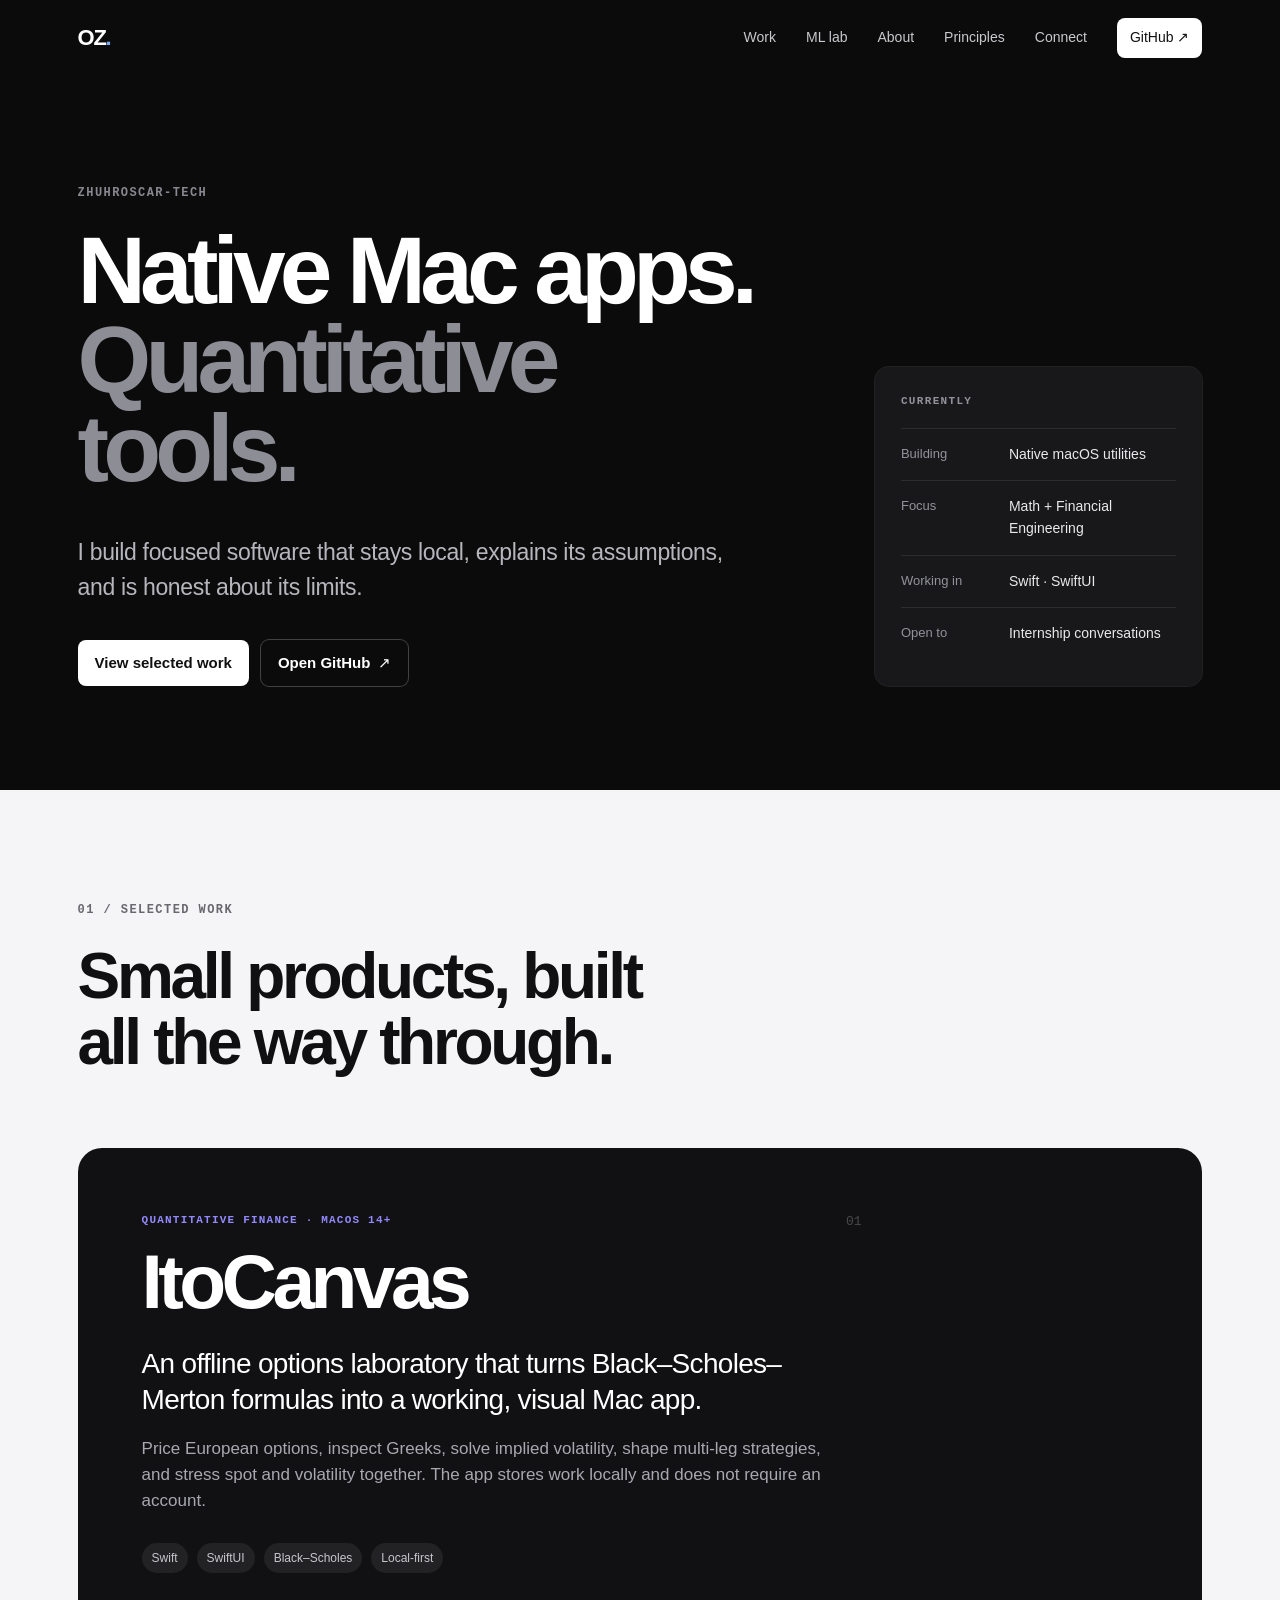
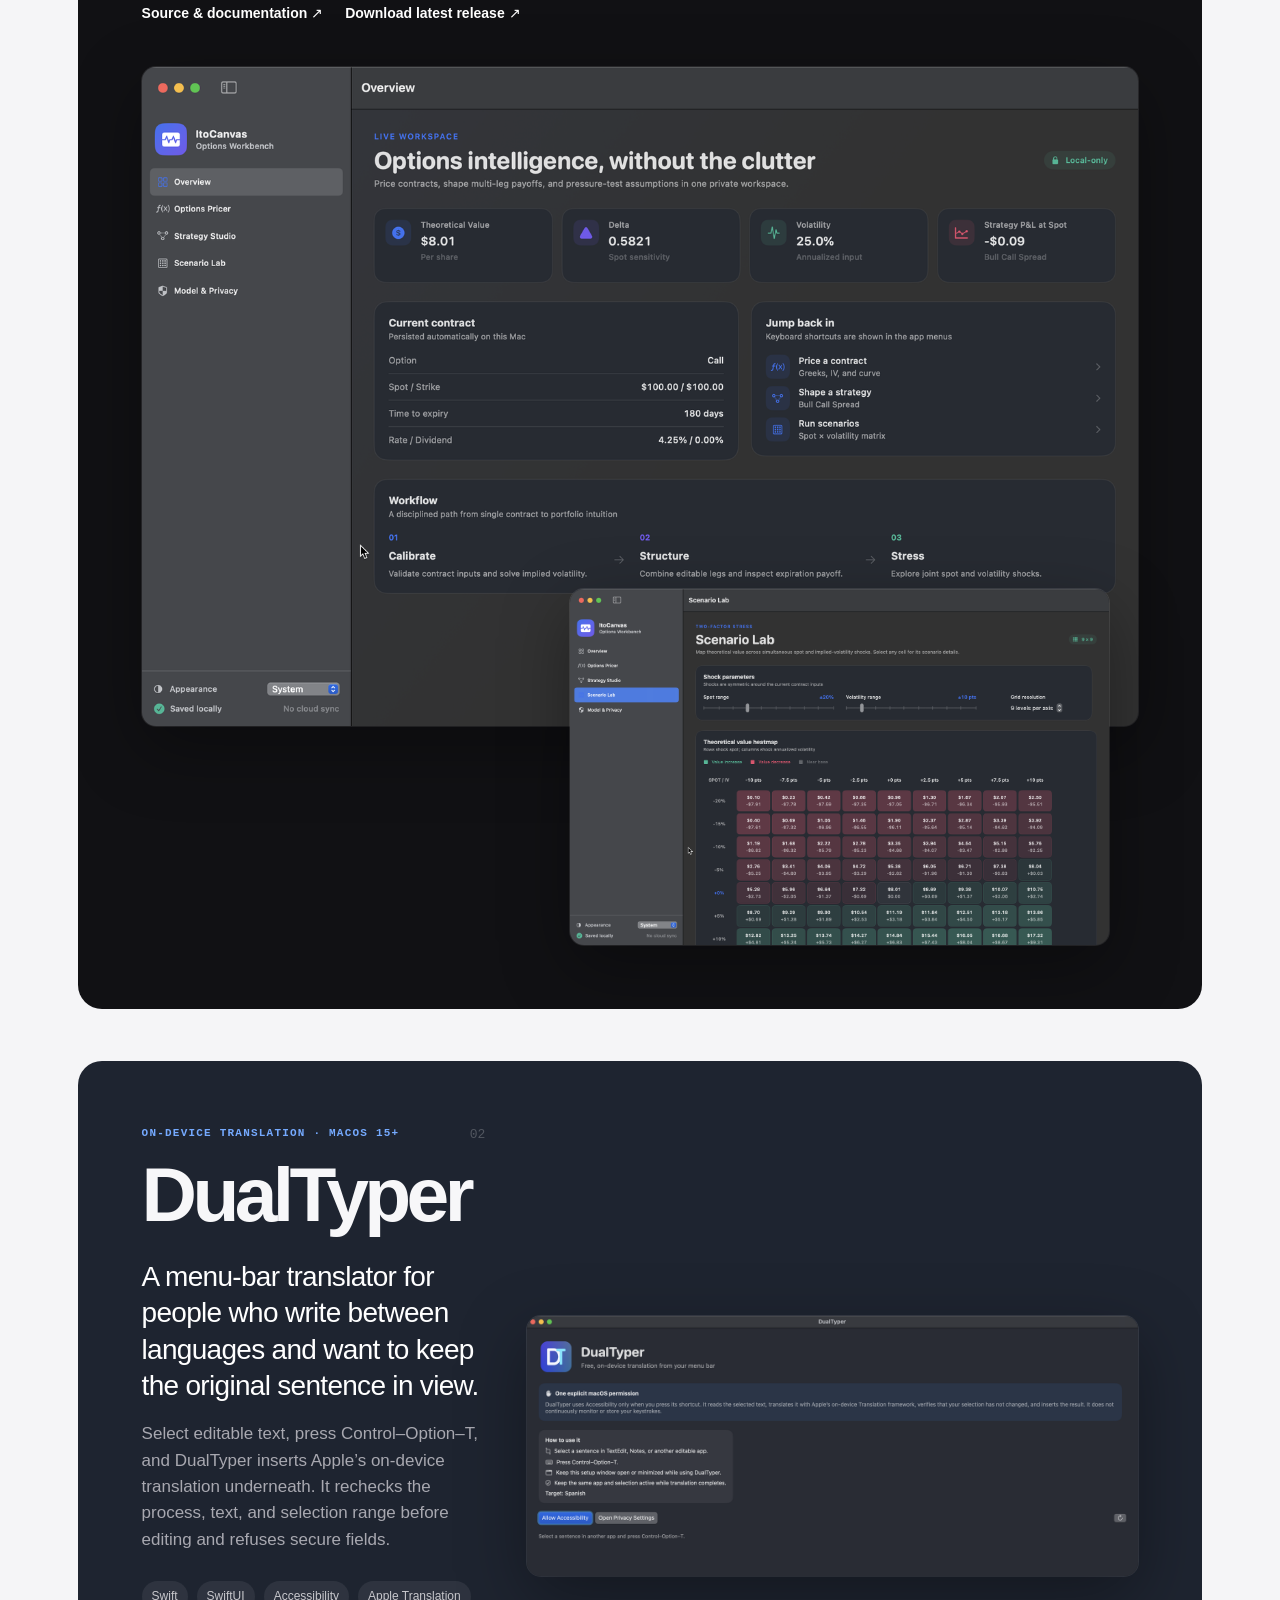
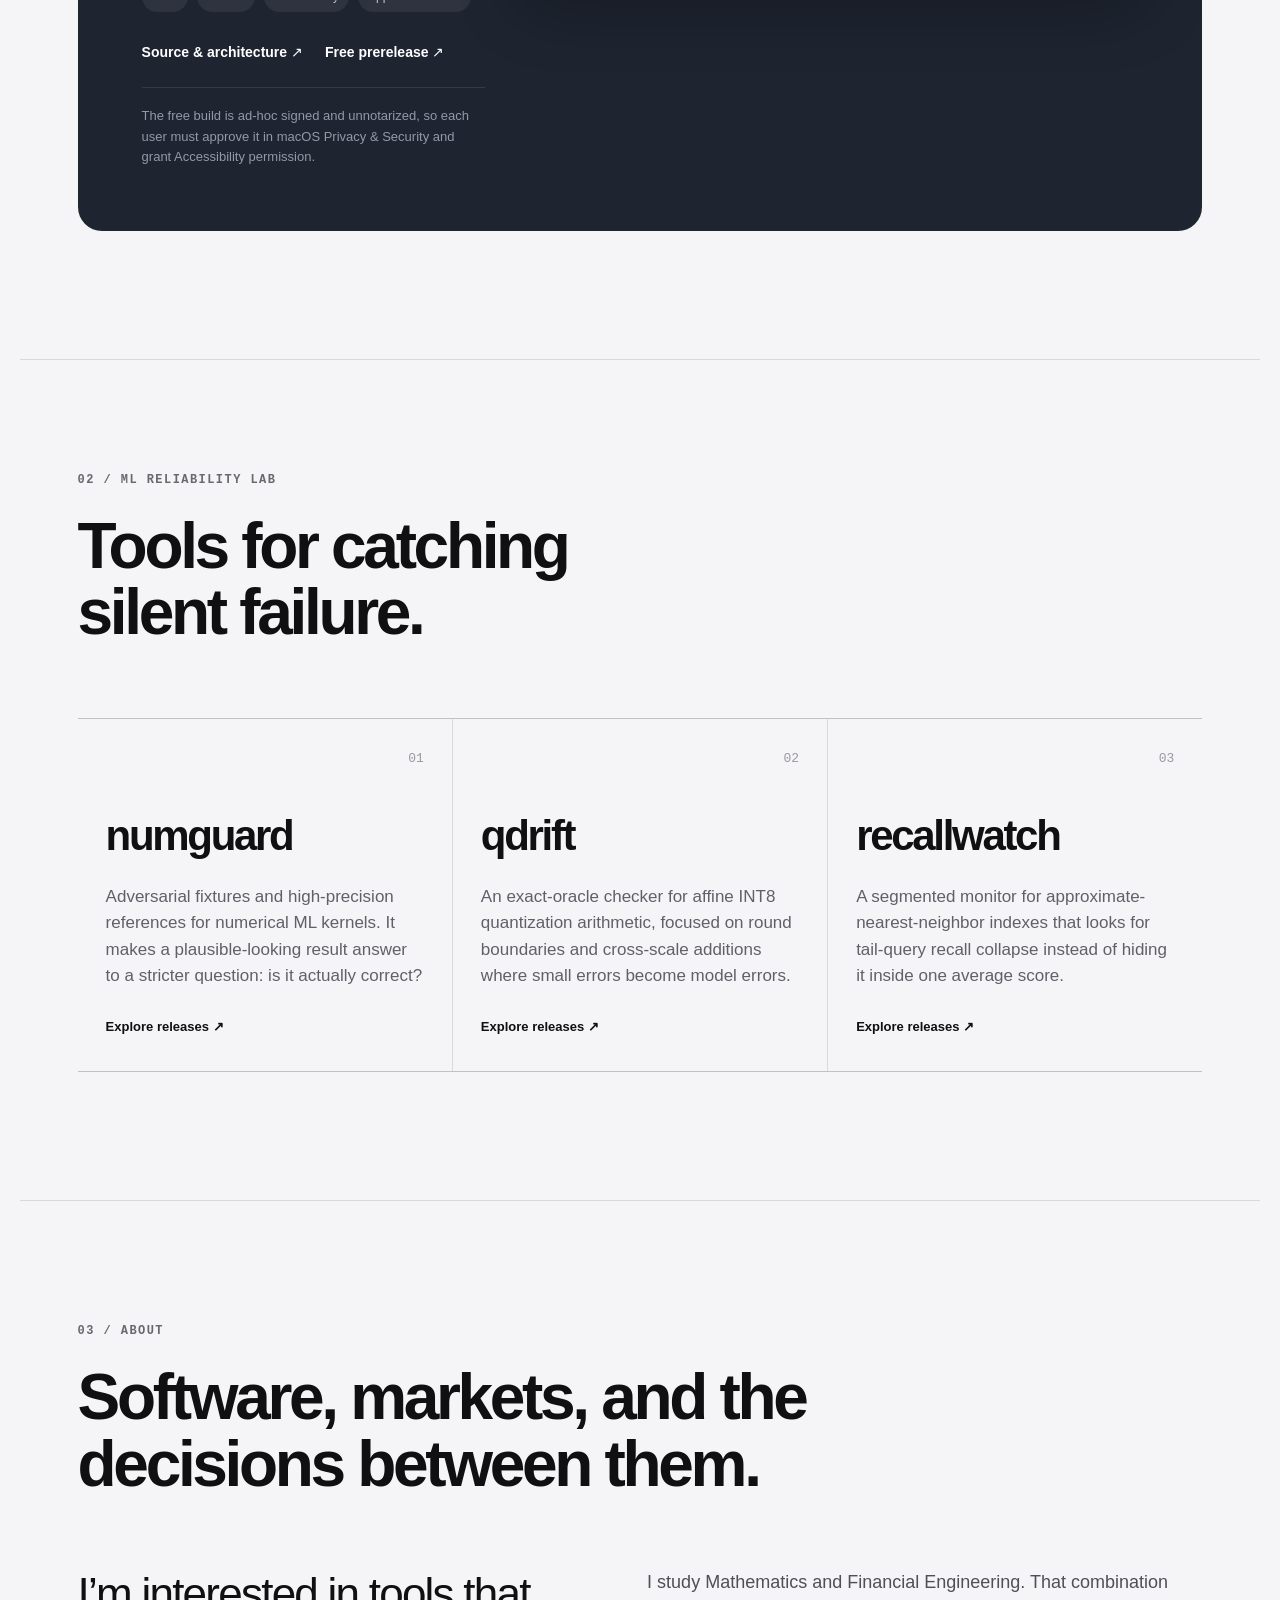
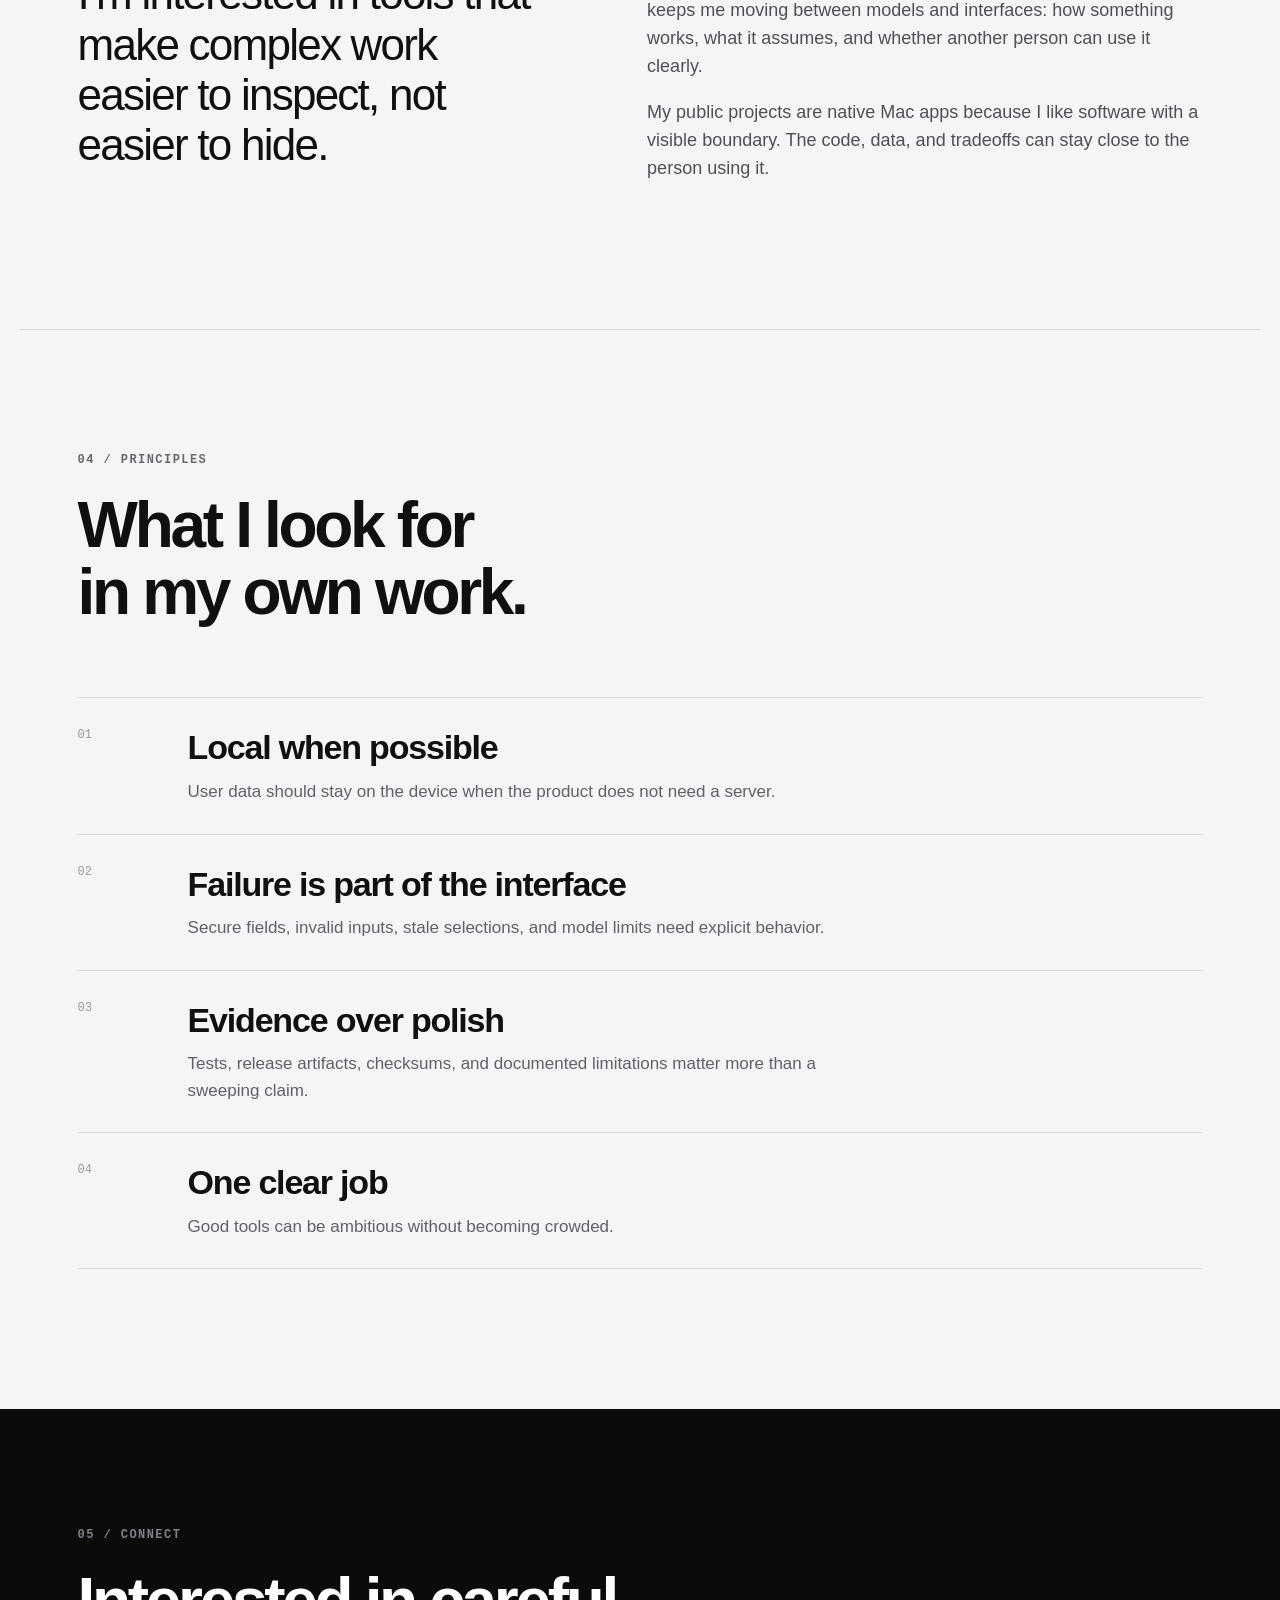
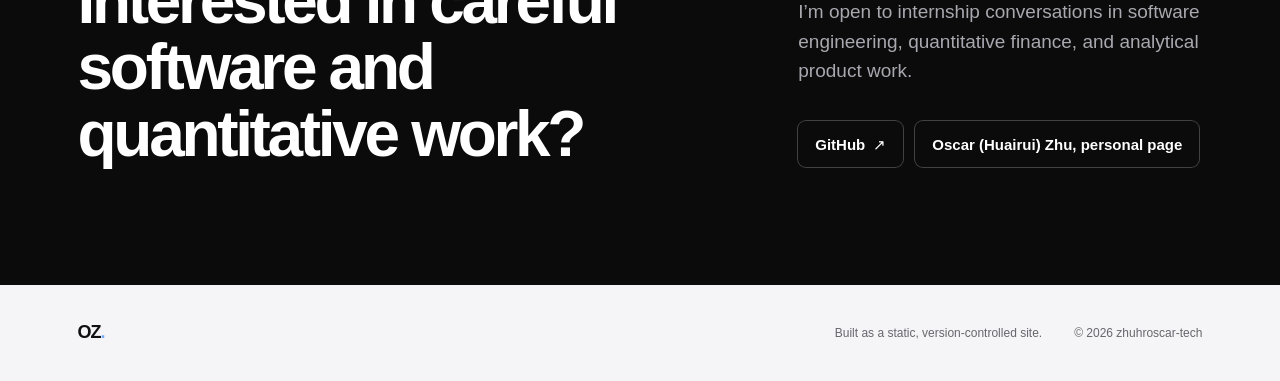
<file: index.html>
<!DOCTYPE html>
<html lang="en">
<head>
  <meta charset="utf-8">
  <meta name="viewport" content="width=device-width, initial-scale=1">
  <title>zhuhroscar-tech — macOS &amp; quantitative software</title>
  <meta name="description" content="zhuhroscar-tech builds native macOS apps and quantitative tools focused on Swift, SwiftUI, and numerical reliability.">
  <meta name="author" content="zhuhroscar-tech">
  <meta name="theme-color" content="#0b0b0c">
  <link rel="canonical" href="https://zhuhroscar-tech.github.io/">
  <link rel="icon" href="assets/favicon.svg" type="image/svg+xml">
  <link rel="manifest" href="site.webmanifest">

  <meta property="og:type" content="website">
  <meta property="og:title" content="zhuhroscar-tech — macOS &amp; quantitative software">
  <meta property="og:description" content="Native Mac apps and quantitative tools that stay local, explain their assumptions, and do one job well.">
  <meta property="og:url" content="https://zhuhroscar-tech.github.io/">
  <meta property="og:image" content="https://zhuhroscar-tech.github.io/assets/og-card.png">
  <meta property="og:image:width" content="1200">
  <meta property="og:image:height" content="630">
  <meta property="og:image:alt" content="zhuhroscar-tech portfolio: native Mac apps and quantitative tools">
  <meta name="twitter:card" content="summary_large_image">
  <meta name="twitter:title" content="zhuhroscar-tech — macOS &amp; quantitative software">
  <meta name="twitter:description" content="Native Mac apps and quantitative tools built with care.">
  <meta name="twitter:image" content="https://zhuhroscar-tech.github.io/assets/og-card.png">

  <link rel="stylesheet" href="styles.css">
  <script type="application/ld+json">
  {
    "@context": "https://schema.org",
    "@type": "Person",
    "name": "zhuhroscar-tech",
    "url": "https://zhuhroscar-tech.github.io/",
    "sameAs": [
      "https://github.com/zhuhroscar-tech"
    ],
    "knowsAbout": ["macOS development", "Linux development", "Swift", "SwiftUI", "machine learning reliability", "numerical analysis", "quantitative finance"]
  }
  </script>
</head>
<body>
  <a class="skip-link" href="#main">Skip to content</a>

  <header class="site-header">
    <a class="wordmark" href="/" aria-label="OZ. Home">OZ<span>.</span></a>
    <button class="menu-button" type="button" aria-expanded="false" aria-controls="site-nav">
      <span class="sr-only">Toggle navigation</span>
      <span></span><span></span>
    </button>
    <nav id="site-nav" aria-label="Main navigation">
      <a href="#work">Work</a>
      <a href="#lab">ML lab</a>
      <a href="#about">About</a>
      <a href="#principles">Principles</a>
      <a href="#connect">Connect</a>
      <a class="nav-github" href="https://github.com/zhuhroscar-tech">GitHub <span aria-hidden="true">↗</span></a>
    </nav>
  </header>

  <main id="main">
    <section class="hero" aria-labelledby="hero-title">
      <div class="hero-copy">
        <p class="eyebrow">zhuhroscar-tech</p>
        <h1 id="hero-title">Native Mac apps.<br><span>Quantitative tools.</span></h1>
        <p class="hero-intro">I build focused software that stays local, explains its assumptions, and is honest about its limits.</p>
        <div class="hero-actions">
          <a class="button button-light" href="#work">View selected work</a>
          <a class="button button-quiet" href="https://github.com/zhuhroscar-tech">Open GitHub <span aria-hidden="true">↗</span></a>
        </div>
      </div>
      <aside class="hero-status" aria-label="Current profile">
        <p class="status-label">Currently</p>
        <dl>
          <div><dt>Building</dt><dd>Native macOS utilities</dd></div>
          <div><dt>Focus</dt><dd>Math + Financial Engineering</dd></div>
          <div><dt>Working in</dt><dd>Swift · SwiftUI</dd></div>
          <div><dt>Open to</dt><dd>Internship conversations</dd></div>
        </dl>
      </aside>
    </section>

    <section class="work-section" id="work" aria-labelledby="work-title">
      <div class="section-heading reveal">
        <p class="eyebrow">01 / Selected work</p>
        <h2 id="work-title">Small products, built all the way through.</h2>
      </div>

      <article class="project project-itocanvas reveal" id="itocanvas">
        <div class="project-copy">
          <div class="project-index">01</div>
          <p class="project-kicker">Quantitative finance · macOS 14+</p>
          <h3>ItoCanvas</h3>
          <p class="project-lead">An offline options laboratory that turns Black–Scholes–Merton formulas into a working, visual Mac app.</p>
          <p>Price European options, inspect Greeks, solve implied volatility, shape multi-leg strategies, and stress spot and volatility together. The app stores work locally and does not require an account.</p>
          <ul class="tags" aria-label="ItoCanvas technologies">
            <li>Swift</li><li>SwiftUI</li><li>Black–Scholes</li><li>Local-first</li>
          </ul>
          <div class="project-links">
            <a href="https://github.com/zhuhroscar-tech/ItoCanvas">Source &amp; documentation <span aria-hidden="true">↗</span></a>
            <a href="https://github.com/zhuhroscar-tech/ItoCanvas/releases/latest">Download latest release <span aria-hidden="true">↗</span></a>
          </div>
        </div>
        <div class="product-frame product-frame-large">
          <img src="assets/itocanvas-overview.png" alt="ItoCanvas Overview showing an options workspace, pricing metrics, and workflow" width="1456" height="963">
        </div>
        <div class="product-frame product-frame-detail">
          <img src="assets/itocanvas-scenarios.png" alt="ItoCanvas Scenario Lab showing a spot and volatility heatmap" width="1456" height="963" loading="lazy">
        </div>
      </article>

      <article class="project project-dualtyper reveal" id="dualtyper">
        <div class="project-copy">
          <div class="project-index">02</div>
          <p class="project-kicker">On-device translation · macOS 15+</p>
          <h3>DualTyper</h3>
          <p class="project-lead">A menu-bar translator for people who write between languages and want to keep the original sentence in view.</p>
          <p>Select editable text, press Control–Option–T, and DualTyper inserts Apple’s on-device translation underneath. It rechecks the process, text, and selection range before editing and refuses secure fields.</p>
          <ul class="tags" aria-label="DualTyper technologies">
            <li>Swift</li><li>SwiftUI</li><li>Accessibility</li><li>Apple Translation</li>
          </ul>
          <div class="project-links">
            <a href="https://github.com/zhuhroscar-tech/dualTyper">Source &amp; architecture <span aria-hidden="true">↗</span></a>
            <a href="https://github.com/zhuhroscar-tech/dualTyper/releases/tag/v0.3.0">Free prerelease <span aria-hidden="true">↗</span></a>
          </div>
          <p class="release-note">The free build is ad-hoc signed and unnotarized, so each user must approve it in macOS Privacy &amp; Security and grant Accessibility permission.</p>
        </div>
        <div class="product-frame product-frame-wide">
          <img src="assets/dualtyper-setup.png" alt="DualTyper setup window explaining its explicit Accessibility permission and keyboard shortcut" width="1456" height="620" loading="lazy">
        </div>
      </article>
    </section>

    <section class="lab-section" id="lab" aria-labelledby="lab-title">
      <div class="section-heading reveal">
        <p class="eyebrow">02 / ML reliability lab</p>
        <h2 id="lab-title">Tools for catching silent failure.</h2>
      </div>
      <div class="lab-grid reveal">
        <article class="lab-item">
          <p class="project-index">01</p>
          <h3><a href="https://github.com/zhuhroscar-tech/numguard">numguard</a></h3>
          <p>Adversarial fixtures and high-precision references for numerical ML kernels. It makes a plausible-looking result answer to a stricter question: is it actually correct?</p>
          <a class="text-link" href="https://github.com/zhuhroscar-tech/numguard/releases/latest">Explore releases <span aria-hidden="true">↗</span></a>
        </article>
        <article class="lab-item">
          <p class="project-index">02</p>
          <h3><a href="https://github.com/zhuhroscar-tech/qdrift">qdrift</a></h3>
          <p>An exact-oracle checker for affine INT8 quantization arithmetic, focused on round boundaries and cross-scale additions where small errors become model errors.</p>
          <a class="text-link" href="https://github.com/zhuhroscar-tech/qdrift/releases/latest">Explore releases <span aria-hidden="true">↗</span></a>
        </article>
        <article class="lab-item">
          <p class="project-index">03</p>
          <h3><a href="https://github.com/zhuhroscar-tech/recallwatch">recallwatch</a></h3>
          <p>A segmented monitor for approximate-nearest-neighbor indexes that looks for tail-query recall collapse instead of hiding it inside one average score.</p>
          <a class="text-link" href="https://github.com/zhuhroscar-tech/recallwatch/releases/latest">Explore releases <span aria-hidden="true">↗</span></a>
        </article>
      </div>
    </section>

    <section class="about-section" id="about" aria-labelledby="about-title">
      <div class="section-heading reveal">
        <p class="eyebrow">03 / About</p>
        <h2 id="about-title">Software, markets, and the decisions between them.</h2>
      </div>
      <div class="about-grid reveal">
        <p class="about-statement">I’m interested in tools that make complex work easier to inspect, not easier to hide.</p>
        <div class="about-copy">
          <p>I study Mathematics and Financial Engineering. That combination keeps me moving between models and interfaces: how something works, what it assumes, and whether another person can use it clearly.</p>
          <p>My public projects are native Mac apps because I like software with a visible boundary. The code, data, and tradeoffs can stay close to the person using it.</p>
        </div>
      </div>
    </section>

    <section class="principles-section" id="principles" aria-labelledby="principles-title">
      <div class="section-heading reveal">
        <p class="eyebrow">04 / Principles</p>
        <h2 id="principles-title">What I look for in my own work.</h2>
      </div>
      <ol class="principles-list reveal">
        <li><span>01</span><div><h3>Local when possible</h3><p>User data should stay on the device when the product does not need a server.</p></div></li>
        <li><span>02</span><div><h3>Failure is part of the interface</h3><p>Secure fields, invalid inputs, stale selections, and model limits need explicit behavior.</p></div></li>
        <li><span>03</span><div><h3>Evidence over polish</h3><p>Tests, release artifacts, checksums, and documented limitations matter more than a sweeping claim.</p></div></li>
        <li><span>04</span><div><h3>One clear job</h3><p>Good tools can be ambitious without becoming crowded.</p></div></li>
      </ol>
    </section>

    <section class="connect-section" id="connect" aria-labelledby="connect-title">
      <p class="eyebrow">05 / Connect</p>
      <div class="connect-grid">
        <h2 id="connect-title">Interested in careful software and quantitative work?</h2>
        <div>
          <p>I’m open to internship conversations in software engineering, quantitative finance, and analytical product work.</p>
          <div class="connect-links">
            <a class="button button-quiet" href="https://github.com/zhuhroscar-tech">GitHub <span aria-hidden="true">↗</span></a>
            <a class="button button-quiet" href="/oscar/">Oscar (Huairui) Zhu, personal page</a>
          </div>
        </div>
      </div>
    </section>
  </main>

  <footer>
    <a class="wordmark" href="/" aria-label="OZ. Home">OZ<span>.</span></a>
    <p>Built as a static, version-controlled site.</p>
    <p>© <span id="year">2026</span> zhuhroscar-tech</p>
  </footer>

  <script src="script.js" defer></script>
</body>
</html>
</file>
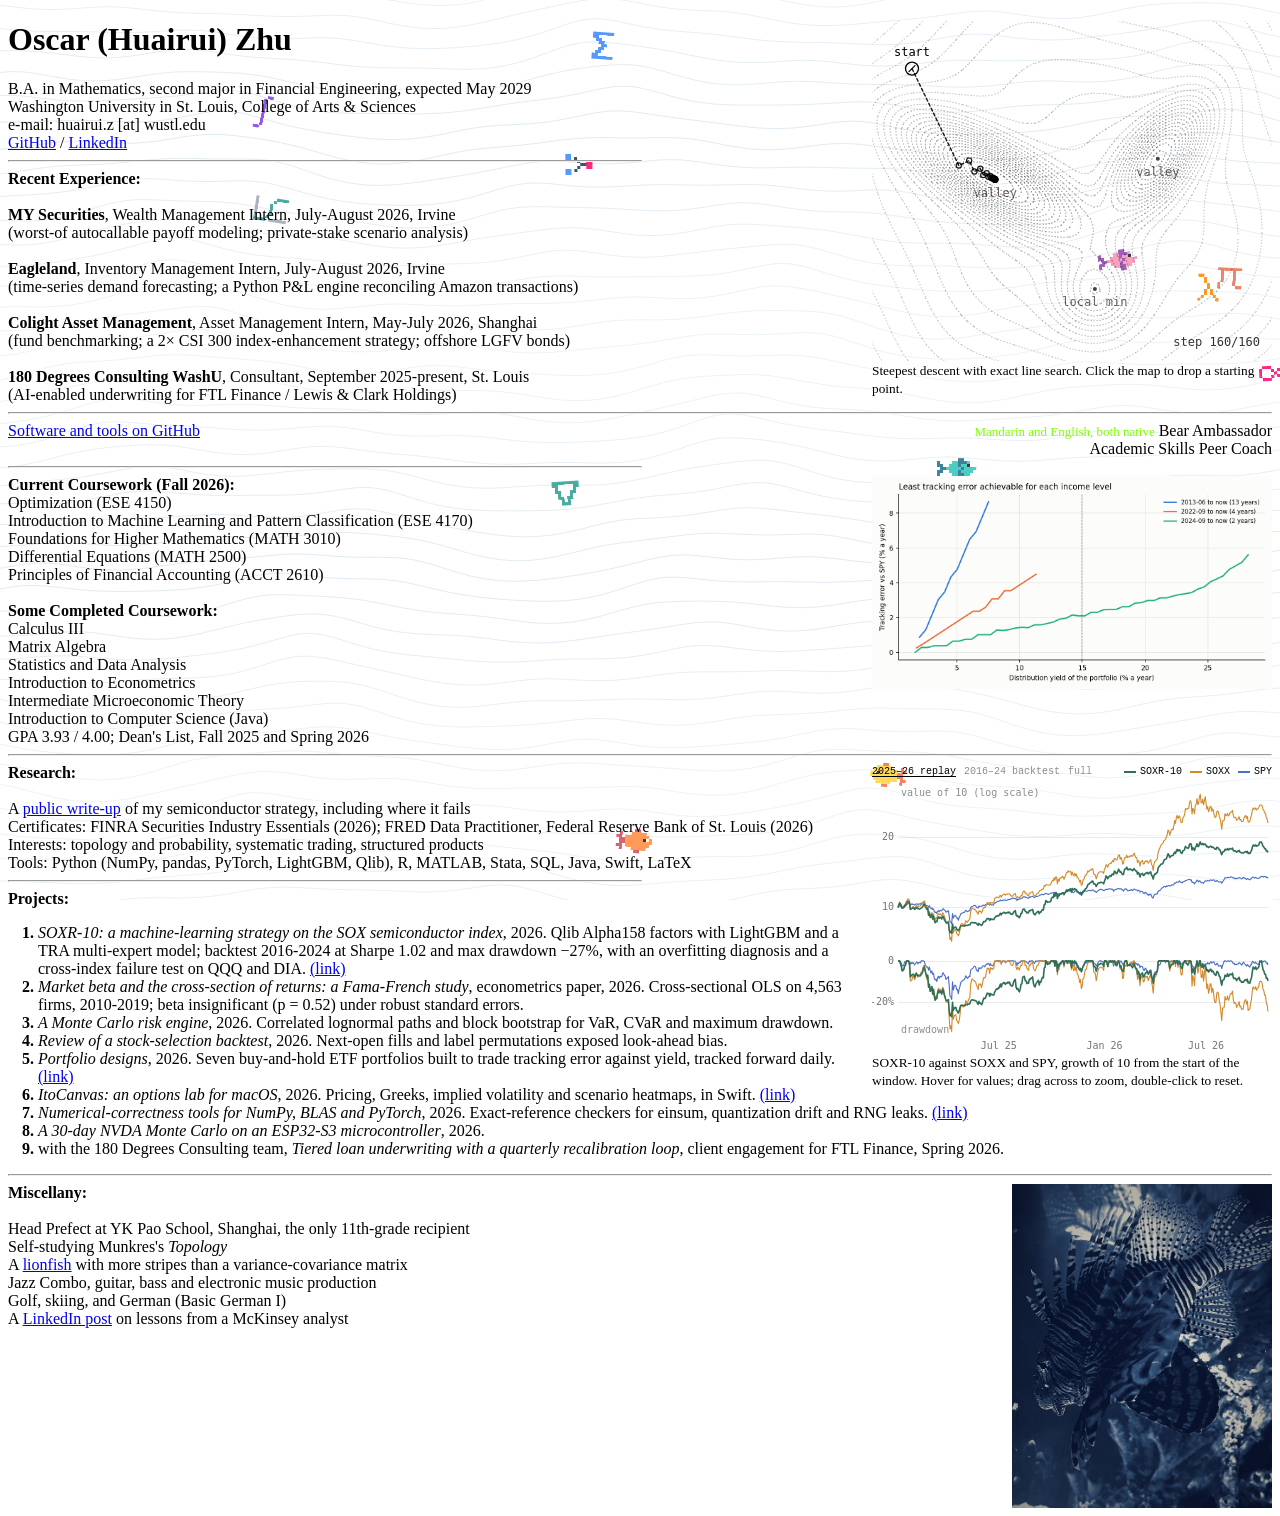
<file: oscar/index.html>
<!DOCTYPE html>
<HTML lang="en">
<HEAD>
<META charset="utf-8">
<META name="viewport" content="width=device-width, initial-scale=1">
<TITLE>Oscar (Huairui) Zhu &ndash; Mathematics, Washington University in St. Louis</TITLE>
<META name="description" content="Oscar (Huairui) Zhu is a mathematics and financial engineering student at Washington University in St. Louis, working on quantitative research, econometrics and markets.">
<META name="author" content="Oscar (Huairui) Zhu">
<LINK rel="canonical" href="https://zhuhroscar-tech.github.io/oscar/">
<META property="og:type" content="profile">
<META property="og:title" content="Oscar (Huairui) Zhu">
<META property="og:description" content="Oscar (Huairui) Zhu is a mathematics and financial engineering student at Washington University in St. Louis, working on quantitative research, econometrics and markets.">
<META property="og:url" content="https://zhuhroscar-tech.github.io/oscar/">
<META property="og:image" content="https://zhuhroscar-tech.github.io/oscar/lionfish.jpg">
<META property="profile:first_name" content="Oscar">
<META property="profile:last_name" content="Zhu">
<script type="application/ld+json">
{
 "@context": "https://schema.org",
 "@type": "Person",
 "name": "Oscar Zhu",
 "alternateName": [
  "Huairui Zhu",
  "Oscar (Huairui) Zhu"
 ],
 "url": "https://zhuhroscar-tech.github.io/oscar/",
 "email": "mailto:huairui.z@wustl.edu",
 "affiliation": {
  "@type": "CollegeOrUniversity",
  "name": "Washington University in St. Louis"
 },
 "alumniOf": [
  {
   "@type": "EducationalOrganization",
   "name": "YK Pao School"
  }
 ],
 "knowsAbout": [
  "Mathematics",
  "Financial Engineering",
  "Quantitative finance",
  "Econometrics",
  "Machine learning"
 ],
 "knowsLanguage": [
  "en",
  "zh"
 ],
 "sameAs": [
  "https://www.linkedin.com/in/huairuizhu/",
  "https://github.com/zhuhroscar-tech",
  "https://zhuhroscar-tech.github.io/"
 ]
}
</script>
<style>ol > li::marker {font-weight: bold;}</style>
<style>ol {padding-left:30px;}</style>
<style>:root {color-scheme: light;} body {background:#fff; color:#000;} a {color:#00e;} a:visited {color:#551a8b;}</style>
<style>img {max-width:45%; height:auto; margin:0 0 8px 12px;}</style>
</HEAD>
<BODY>
<div class="ll-fig" style="float:right; width:400px; max-width:45%; margin:0 0 8px 12px;">
<div class="ll" style="aspect-ratio:400 / 340; --ll-bg:transparent; --ll-fg:#000; --ll-contour:0, 0, 0;"></div>
<small>Steepest descent with exact line search. Click the map to drop a starting point.</small>
</div>
<script src="loss-landscape.js?v=2ed9745b" defer></script>
<H1>Oscar (Huairui) Zhu</H1>
B.A. in Mathematics, second major in Financial Engineering, expected May 2029<BR>
Washington University in St. Louis, College of Arts &amp; Sciences<BR>
e-mail:  huairui.z [at] wustl.edu <BR>
<A HREF="https://github.com/zhuhroscar-tech">GitHub</A> / <A HREF="https://www.linkedin.com/in/huairuizhu/">LinkedIn</A><BR>
<span id="visitor-count"></span>
<hr align="left" width="50%">
<b>Recent Experience:</b> <BR><BR>
<b>MY Securities</b>, Wealth Management Intern, July-August 2026, Irvine<BR>
(worst-of autocallable payoff modeling; private-stake scenario analysis)<BR><BR>
<b>Eagleland</b>, Inventory Management Intern, July-August 2026, Irvine<BR>
(time-series demand forecasting; a Python P&amp;L engine reconciling Amazon transactions)<BR><BR>
<b>Colight Asset Management</b>, Asset Management Intern, May-July 2026, Shanghai<BR>
(fund benchmarking; a 2&times; CSI 300 index-enhancement strategy; offshore LGFV bonds)<BR><BR>
<b>180 Degrees Consulting WashU</b>, Consultant, September 2025-present, St. Louis<BR>
(AI-enabled underwriting for FTL Finance / Lewis &amp; Clark Holdings)
<HR>
<span style="text-align:left;">
<A HREF="https://github.com/zhuhroscar-tech">Software and tools on GitHub</A>
<span style="float:right;"><font size="2" face="Comic Sans MS" color="#7FFF00">Mandarin and English, both native</font>
Bear Ambassador</span><BR>
<span style="float:right;">Academic Skills Peer Coach</span></span><BR>
<hr align="left" width="50%">
<IMG SRC="frontier.png" ALT="Chart: least tracking error versus SPY achievable at each income level" width="400" height="213" ALIGN=RIGHT>
<b>Current Coursework (Fall 2026):</b><BR>
Optimization (ESE 4150)<BR>
Introduction to Machine Learning and Pattern Classification (ESE 4170)<BR>
Foundations for Higher Mathematics (MATH 3010)<BR>
Differential Equations (MATH 2500)<BR>
Principles of Financial Accounting (ACCT 2610)<BR><BR>
<b>Some Completed Coursework:</b> <BR>
Calculus III<BR>
Matrix Algebra<BR>
Statistics and Data Analysis<BR>
Introduction to Econometrics<BR>
Intermediate Microeconomic Theory<BR>
Introduction to Computer Science (Java)<BR>
<span style="text-align:left;">
GPA 3.93 / 4.00; Dean's List, Fall 2025 and Spring 2026
<HR>
<div style="float:right; width:400px; max-width:45%; margin:0 0 8px 12px;">
<div class="sx" data-src="../soxr-10/assets/data.json"><IMG SRC="soxr10.png" ALT="Chart: SOXR-10 strategy net asset value and drawdown versus SOXX and SPY" width="400" height="255" style="max-width:100%; margin:0;"></div>
<small>SOXR-10 against SOXX and SPY, growth of 10 from the start of the window. Hover for values; drag across to zoom, double-click to reset.</small>
</div>
<script src="soxr-chart.js?v=822e3d3f" defer></script>
<b>Research:</b> <BR> <BR>
A <A HREF="https://zhuhroscar-tech.github.io/soxr-10/">public write-up</A> of my semiconductor strategy, including where it fails<BR>
Certificates: FINRA Securities Industry Essentials (2026); FRED Data Practitioner, Federal Reserve Bank of St. Louis (2026)<BR>
Interests: topology and probability, systematic trading, structured products<BR>
Tools: Python (NumPy, pandas, PyTorch, LightGBM, Qlib), R, MATLAB, Stata, SQL, Java, Swift, LaTeX<BR>

<hr align="left" width="50%">
<b>Projects:</b>
<ol type ="1">
<li> <i>SOXR-10: a machine-learning strategy on the SOX semiconductor index</i>, 2026. Qlib Alpha158 factors with LightGBM and a TRA multi-expert model; backtest 2016-2024 at Sharpe 1.02 and max drawdown &minus;27%, with an overfitting diagnosis and a cross-index failure test on QQQ and DIA. <A HREF="https://zhuhroscar-tech.github.io/soxr-10/">(link)</A></li>
<li> <i>Market beta and the cross-section of returns: a Fama-French study</i>, econometrics paper, 2026. Cross-sectional OLS on 4,563 firms, 2010-2019; beta insignificant (p = 0.52) under robust standard errors.</li>
<li> <i>A Monte Carlo risk engine</i>, 2026. Correlated lognormal paths and block bootstrap for VaR, CVaR and maximum drawdown.</li>
<li> <i>Review of a stock-selection backtest</i>, 2026. Next-open fills and label permutations exposed look-ahead bias.</li>
<li> <i>Portfolio designs</i>, 2026. Seven buy-and-hold ETF portfolios built to trade tracking error against yield, tracked forward daily. <A HREF="https://github.com/zhuhroscar-tech/portfolio-designs">(link)</A></li>
<li> <i>ItoCanvas: an options lab for macOS</i>, 2026. Pricing, Greeks, implied volatility and scenario heatmaps, in Swift. <A HREF="https://github.com/zhuhroscar-tech">(link)</A></li>
<li> <i>Numerical-correctness tools for NumPy, BLAS and PyTorch</i>, 2026. Exact-reference checkers for einsum, quantization drift and RNG leaks. <A HREF="https://github.com/zhuhroscar-tech">(link)</A></li>
<li> <i>A 30-day NVDA Monte Carlo on an ESP32-S3 microcontroller</i>, 2026.</li>
<li> with the 180 Degrees Consulting team, <i>Tiered loan underwriting with a quarterly recalibration loop</i>, client engagement for FTL Finance, Spring 2026.</li>
</ol>
<HR>
<IMG SRC="lionfish.jpg" ALT="A lionfish in a blue-toned aquarium print" width="260" height="325" ALIGN=RIGHT>
<b>Miscellany:</b> <BR><BR>
Head Prefect at YK Pao School, Shanghai, the only 11th-grade recipient<BR>
Self-studying Munkres's <i>Topology</i><BR>
A <A HREF="lionfish.jpg">lionfish</A> with more stripes than a variance-covariance matrix<BR>
Jazz Combo, guitar, bass and electronic music production<BR>
Golf, skiing, and German (Basic German I)<BR>
A <A HREF="https://www.linkedin.com/in/huairuizhu/">LinkedIn post</A> on lessons from a McKinsey analyst<BR>
<script src="visitor.js?v=3ebe715a" defer></script>
<script src="waves.js?v=ee8e1da9" defer></script>
</BODY>
</HTML>
</file>
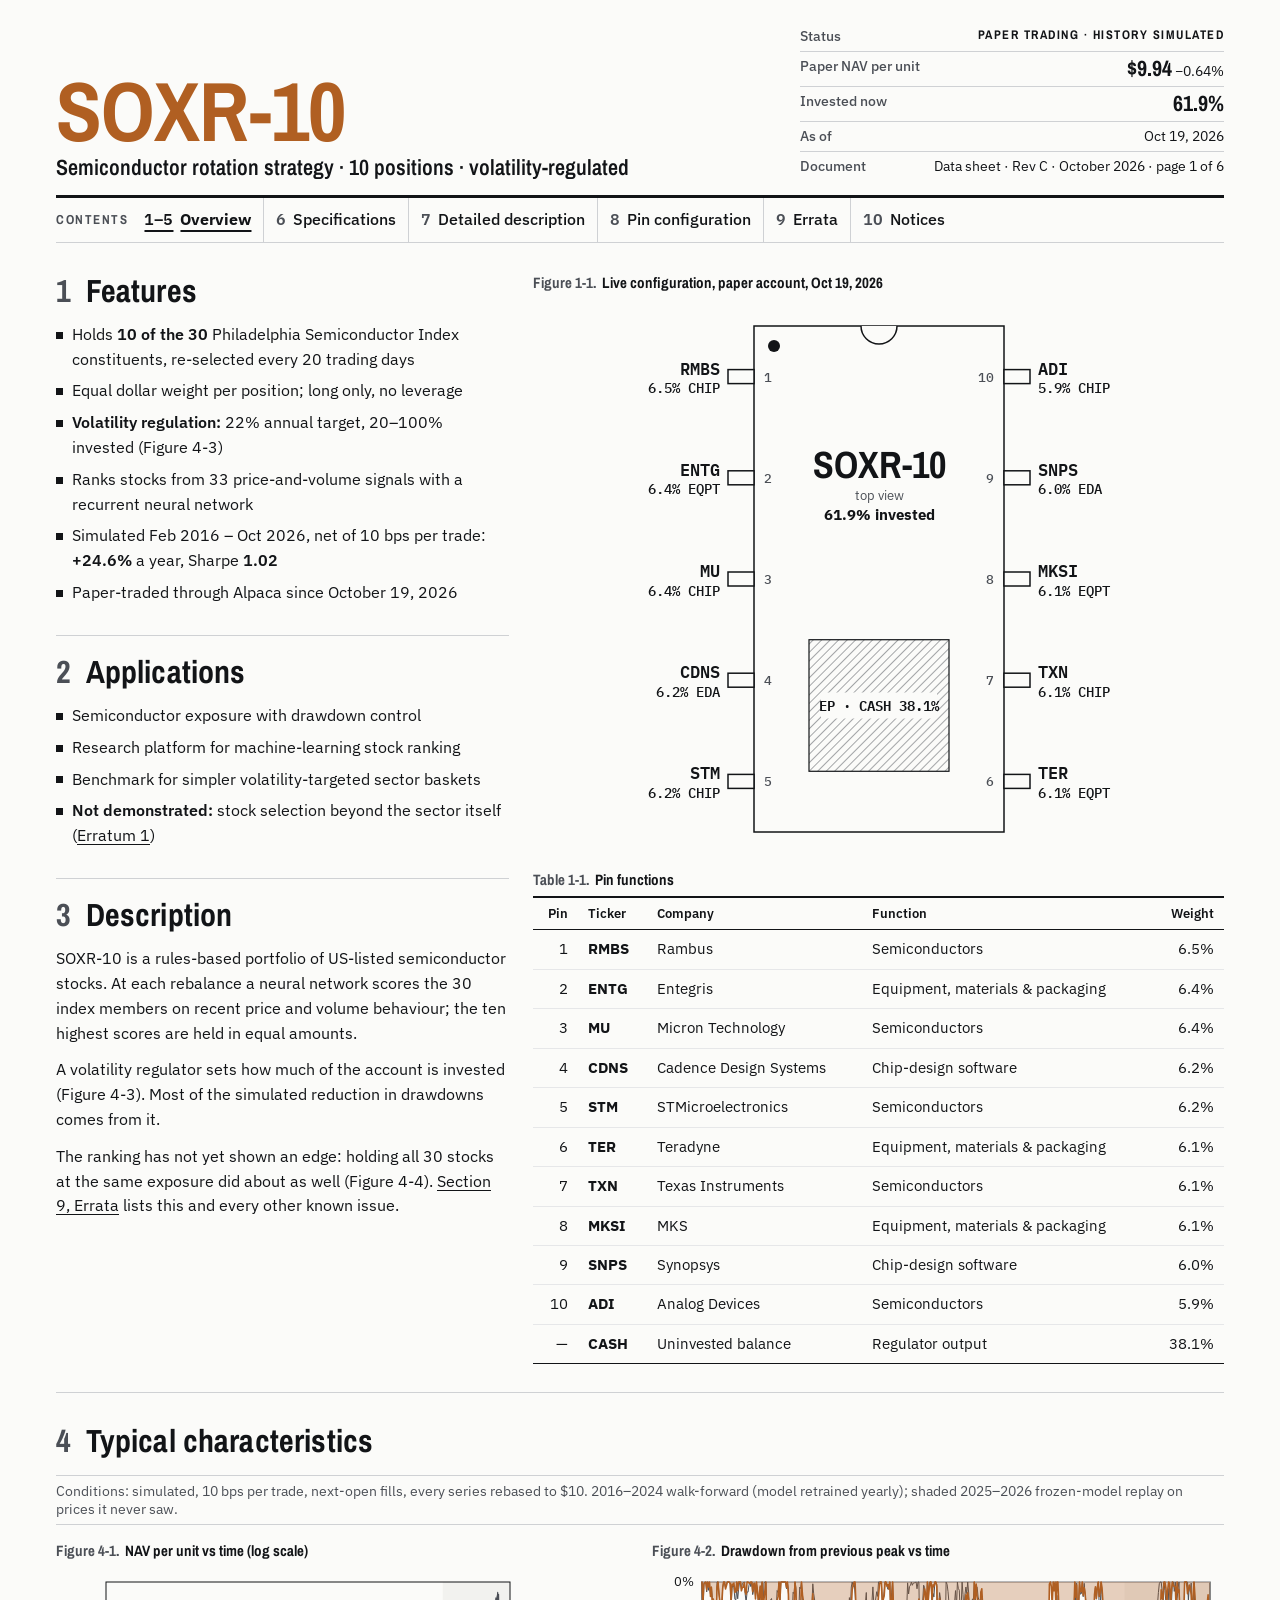
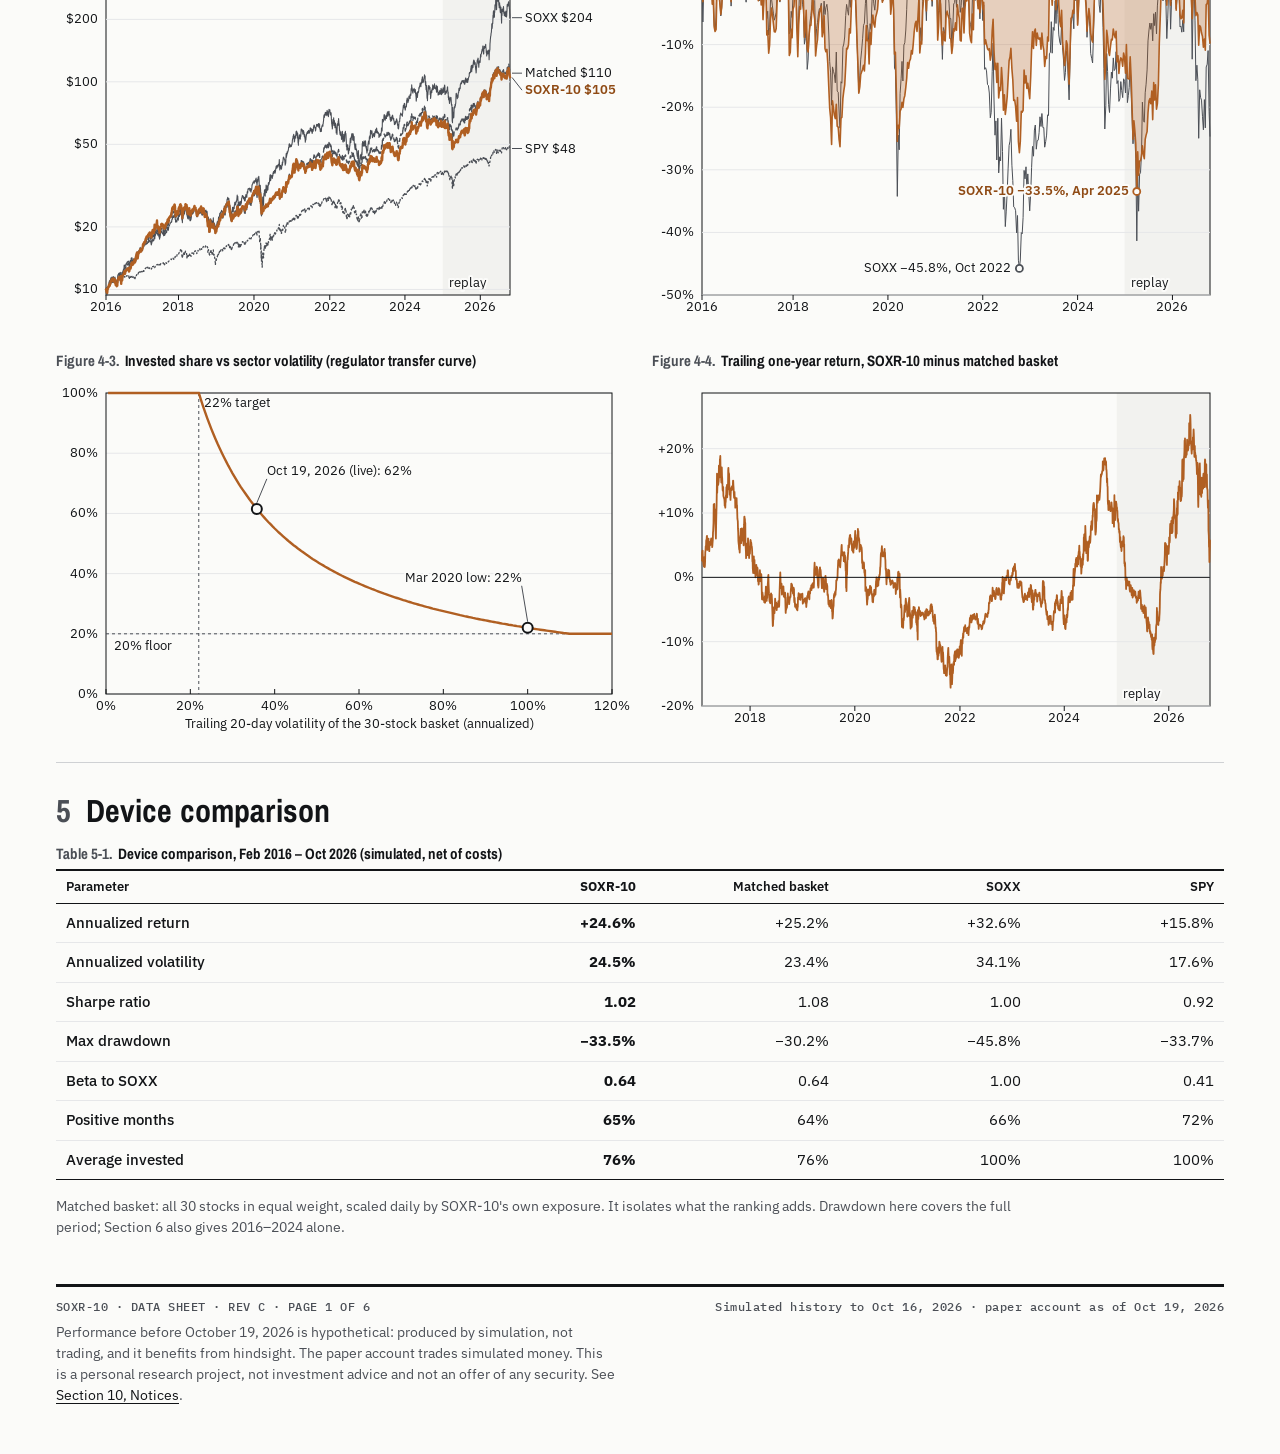
<file: soxr-10/index.html>
<!doctype html>
<html lang="en">
<head>
<meta charset="utf-8">
<meta name="viewport" content="width=device-width, initial-scale=1, viewport-fit=cover">
<title>SOXR-10 Data Sheet</title>
<link rel="preconnect" href="https://fonts.googleapis.com"><link rel="preconnect" href="https://fonts.gstatic.com" crossorigin><link rel="stylesheet" href="https://fonts.googleapis.com/css2?family=Archivo+Narrow:wght@600;700&family=IBM+Plex+Sans:wght@400;500;600&family=IBM+Plex+Mono:wght@400;500&display=swap">
<link rel="stylesheet" href="assets/ds.css?v=2">
</head>
<body>
<div class="sheet">
<header class="mast">
  <div><div class="pn">SOXR-10</div><div class="pt">Semiconductor rotation strategy · 10 positions · volatility-regulated</div></div>
  <div class="meta"><table class="tb" aria-label="Document and device status"><tbody>
    <tr><th>Status</th><td class="st">PAPER TRADING · HISTORY SIMULATED</td></tr>
    <tr><th>Paper NAV per unit</th><td><span class="big" data-f="paper-nav">…</span> <span data-f="paper-chg">…</span></td></tr>
    <tr><th>Invested now</th><td><span class="big" data-f="inv">…</span></td></tr>
    <tr><th>As of</th><td data-f="asof-live">…</td></tr>
    <tr><th>Document</th><td>Data sheet · Rev C · October 2026 · page 1 of 6</td></tr></tbody></table></div>
</header>
<nav class="toc" aria-label="Contents"><span class="lab">Contents</span><a href="./" aria-current="page"><span>1–5</span>Overview</a><a href="specifications.html"><span>6</span>Specifications</a><a href="description.html"><span>7</span>Detailed description</a><a href="pins.html"><span>8</span>Pin configuration</a><a href="errata.html"><span>9</span>Errata</a><a href="notices.html"><span>10</span>Notices</a></nav>
<main id="page" data-page="overview">
<section class="sec"><div class="g5"><div class="c2 col"><h2><span class="sn">1</span>Features</h2><ul class="feat"><li>Holds <b>10 of the 30</b> Philadelphia Semiconductor Index constituents, re-selected every 20 trading days</li><li>Equal dollar weight per position; long only, no leverage</li><li><b>Volatility regulation:</b> 22% annual target, 20–100% invested (Figure 4-3)</li><li>Ranks stocks from 33 price-and-volume signals with a recurrent neural network</li><li>Simulated Feb 2016 – Oct 2026, net of 10 bps per trade: <b data-f="cagr"></b> a year, Sharpe <b data-f="sharpe"></b></li><li>Paper-traded through Alpaca since October 19, 2026</li></ul><h2><span class="sn">2</span>Applications</h2><ul class="feat"><li>Semiconductor exposure with drawdown control</li><li>Research platform for machine-learning stock ranking</li><li>Benchmark for simpler volatility-targeted sector baskets</li><li><b>Not demonstrated:</b> stock selection beyond the sector itself (<a href="errata.html">Erratum 1</a>)</li></ul><h2><span class="sn">3</span>Description</h2><p>SOXR-10 is a rules-based portfolio of US-listed semiconductor stocks. At each rebalance a neural network scores the 30 index members on recent price and volume behaviour; the ten highest scores are held in equal amounts.</p><p>A volatility regulator sets how much of the account is invested (Figure 4-3). Most of the simulated reduction in drawdowns comes from it.</p><p>The ranking has not yet shown an edge: holding all 30 stocks at the same exposure did about as well (Figure 4-4). <a href="errata.html">Section 9, Errata</a> lists this and every other known issue.</p></div><div class="c3 col"><figure><figcaption><span class="sn">Figure 1-1.</span>Live configuration, paper account, <span data-f="last-reb"></span></figcaption><div class="pkg" id="pinout"></div></figure><div class="tbl" id="pinmini"></div></div></div></section><section class="sec"><h2><span class="sn">4</span>Typical characteristics</h2><p class="cond">Conditions: simulated, 10 bps per trade, next-open fills, every series rebased to $10. 2016–2024 walk-forward (model retrained yearly); shaded 2025–2026 frozen-model replay on prices it never saw.</p><div class="g2" id="typical"><figure><figcaption><span class="sn">Figure 4-1.</span>NAV per unit vs time (log scale)</figcaption><div class="plot" id="t1"></div></figure><figure><figcaption><span class="sn">Figure 4-2.</span>Drawdown from previous peak vs time</figcaption><div class="plot" id="t2"></div></figure><figure><figcaption><span class="sn">Figure 4-3.</span>Invested share vs sector volatility (regulator transfer curve)</figcaption><div class="plot" id="t3"></div></figure><figure><figcaption><span class="sn">Figure 4-4.</span>Trailing one-year return, SOXR-10 minus matched basket</figcaption><div class="plot" id="t4"></div></figure></div></section><section class="sec"><h2><span class="sn">5</span>Device comparison</h2><div class="tbl" id="compare"></div><p class="notes">Matched basket: all 30 stocks in equal weight, scaled daily by SOXR-10's own exposure. It isolates what the ranking adds. Drawdown here covers the full period; Section 6 also gives 2016–2024 alone.</p></section>
</main>
<footer class="foot">
  <div class="row"><span>SOXR-10 · DATA SHEET · REV C · PAGE 1 OF 6</span><span>Simulated history to <span data-f="asof-sim">…</span> · paper account as of <span data-f="asof-live">…</span></span></div>
  <p>Performance before October 19, 2026 is hypothetical: produced by simulation, not trading, and it benefits from hindsight. The paper account trades simulated money. This is a personal research project, not investment advice and not an offer of any security. See <a href="notices.html">Section 10, Notices</a>.</p>
</footer>
</div>
<script src="assets/ds.js?v=2"></script>
</body>
</html>
</file>
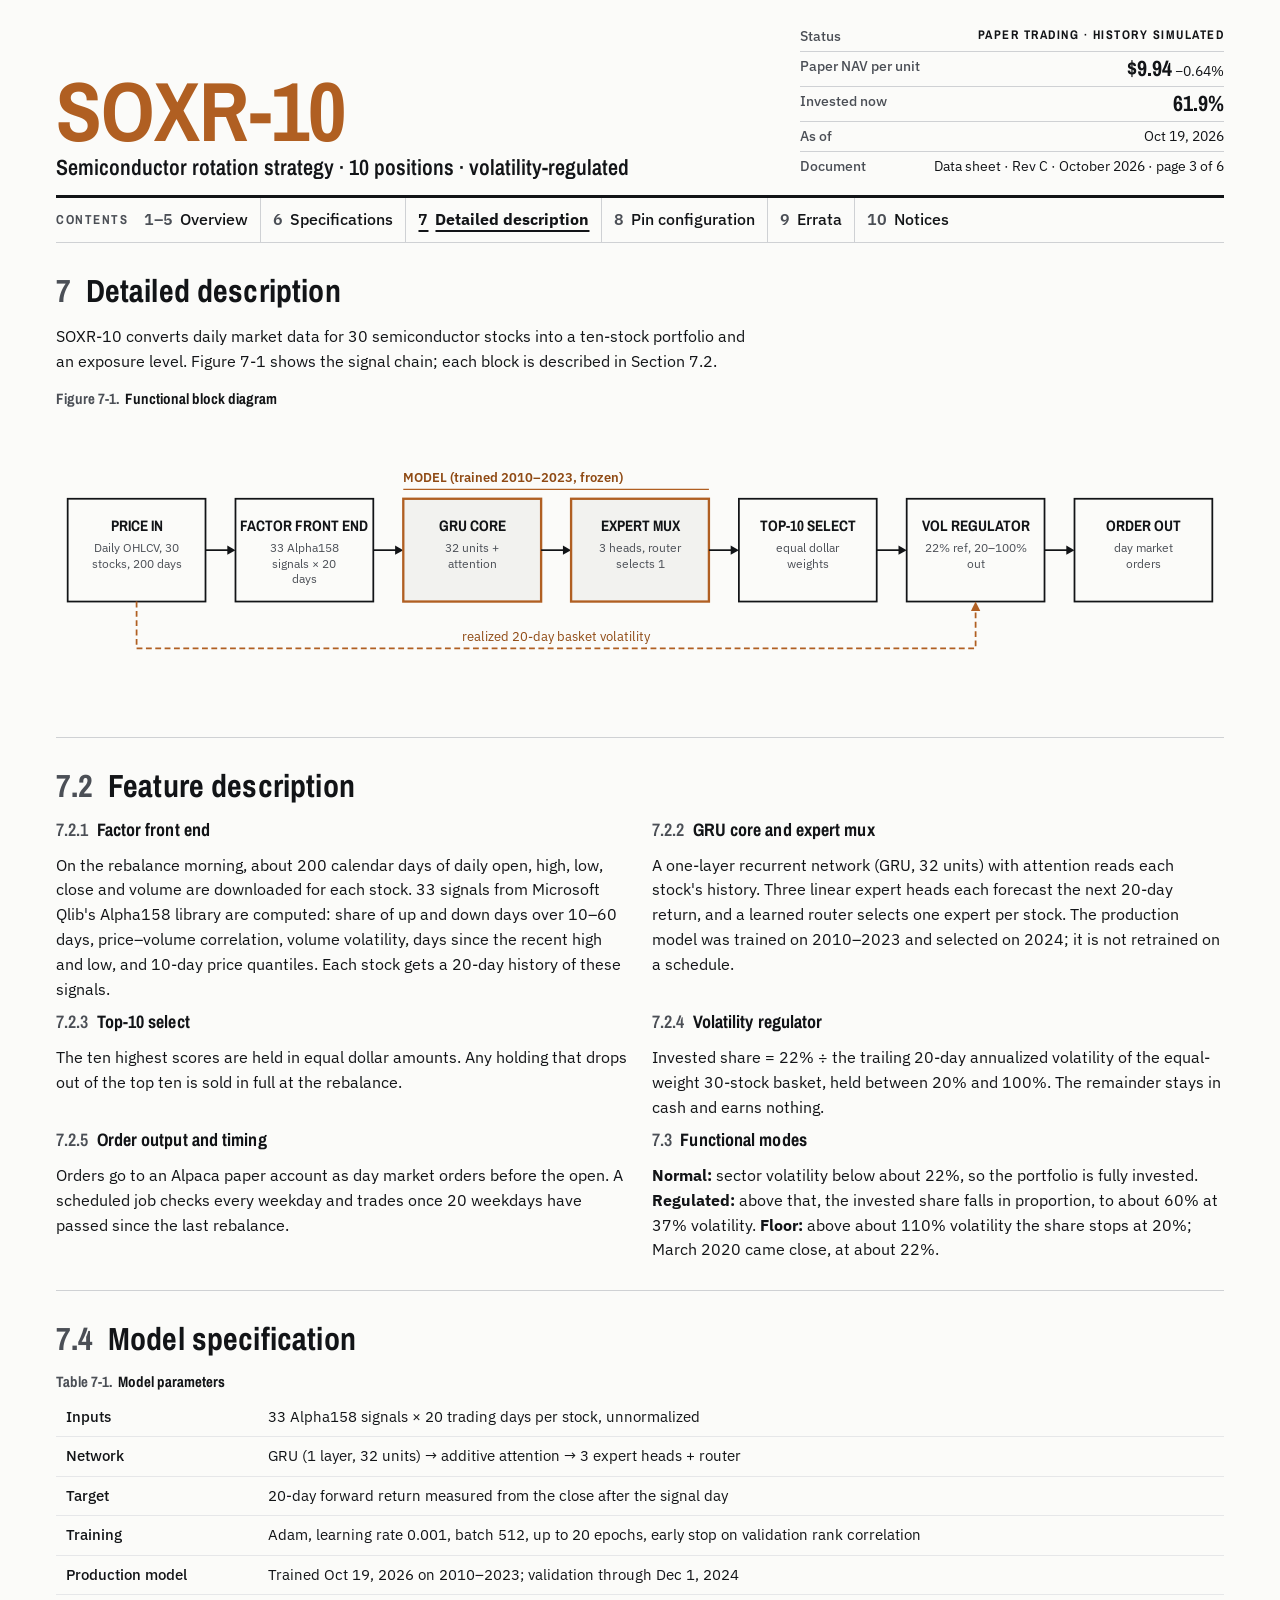
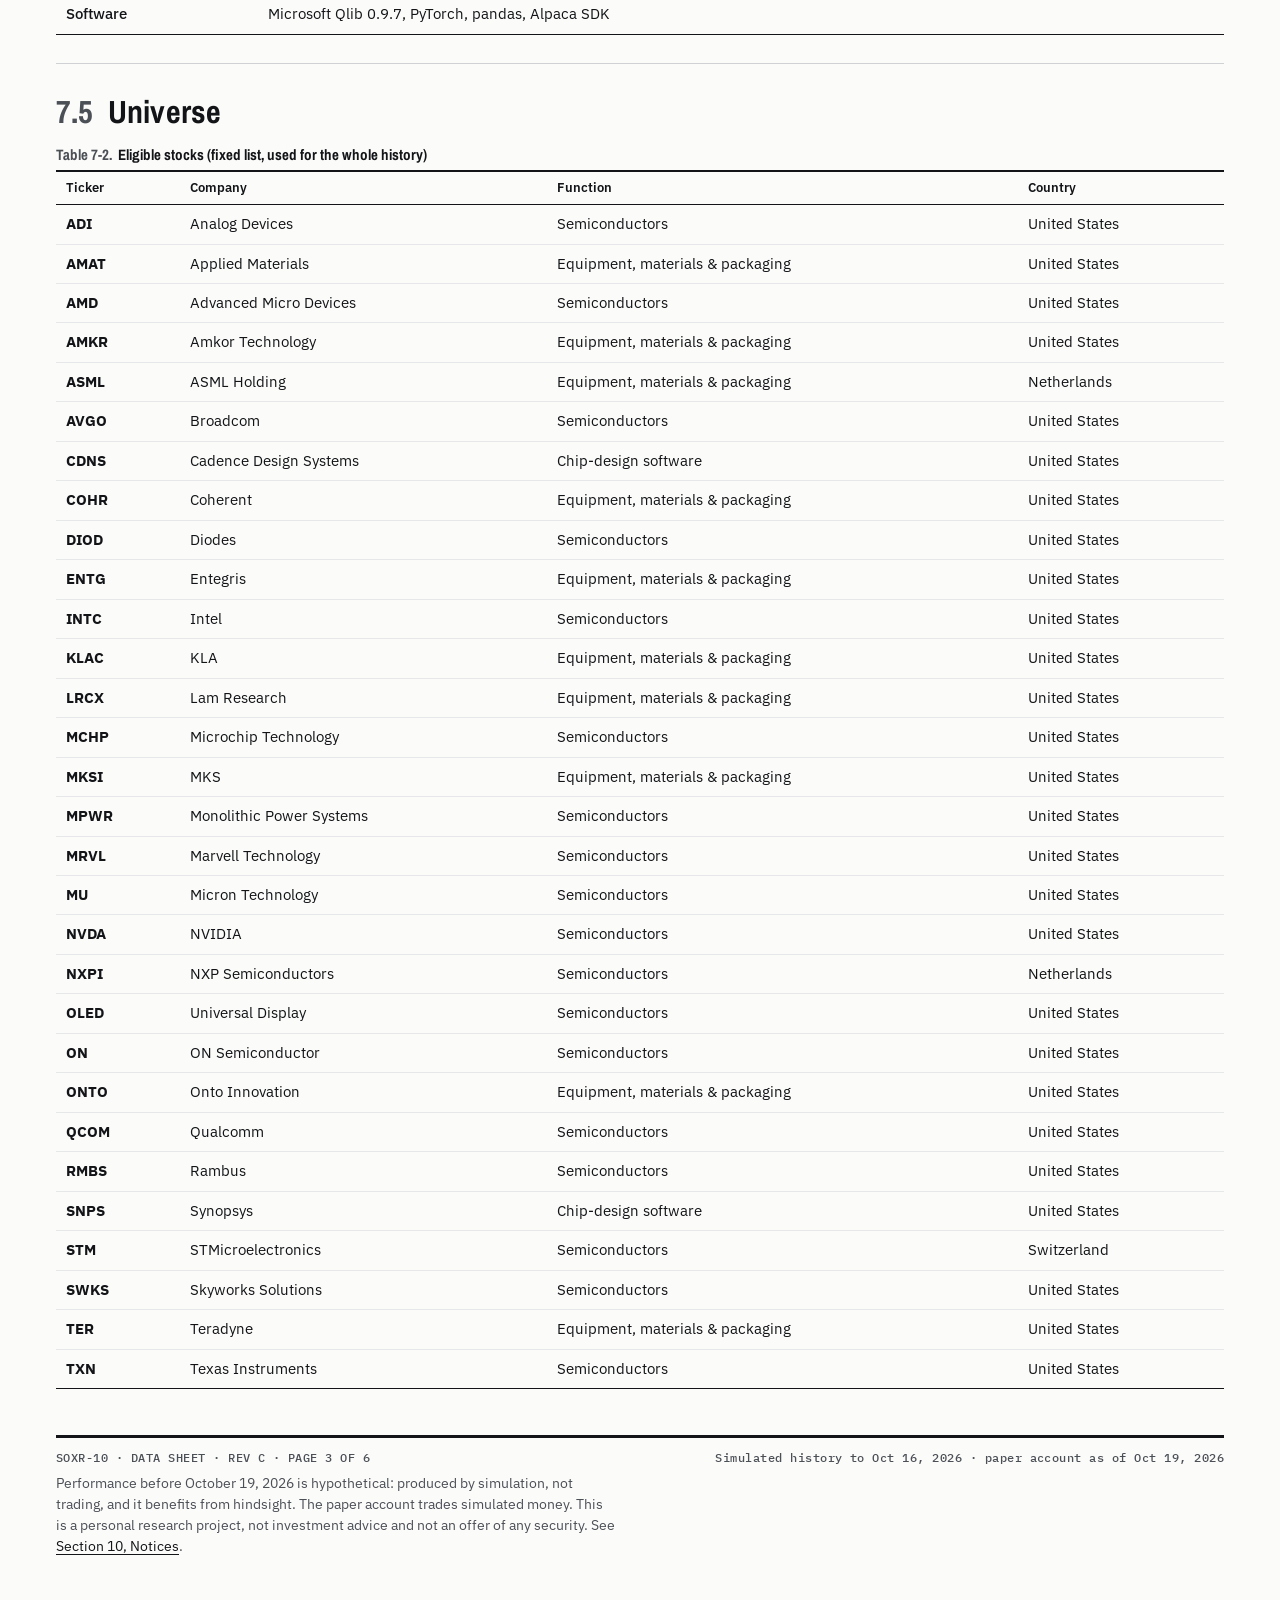
<file: soxr-10/description.html>
<!doctype html>
<html lang="en"><head><meta charset="utf-8"><meta name="viewport" content="width=device-width, initial-scale=1, viewport-fit=cover"><title>Detailed description · SOXR-10</title><link rel="preconnect" href="https://fonts.googleapis.com"><link rel="preconnect" href="https://fonts.gstatic.com" crossorigin><link rel="stylesheet" href="https://fonts.googleapis.com/css2?family=Archivo+Narrow:wght@600;700&family=IBM+Plex+Sans:wght@400;500;600&family=IBM+Plex+Mono:wght@400;500&display=swap"><link rel="stylesheet" href="assets/ds.css?v=2"><style>:root{padding-top:env(safe-area-inset-top,0px);padding-bottom:env(safe-area-inset-bottom,0px)}[hidden]{display:none!important}</style></head><body><div class="sheet">
<header class="mast">
  <div><div class="pn">SOXR-10</div><div class="pt">Semiconductor rotation strategy · 10 positions · volatility-regulated</div></div>
  <div class="meta"><table class="tb" aria-label="Document and device status"><tbody>
    <tr><th>Status</th><td class="st">PAPER TRADING · HISTORY SIMULATED</td></tr>
    <tr><th>Paper NAV per unit</th><td><span class="big" data-f="paper-nav">…</span> <span data-f="paper-chg">…</span></td></tr>
    <tr><th>Invested now</th><td><span class="big" data-f="inv">…</span></td></tr>
    <tr><th>As of</th><td data-f="asof-live">…</td></tr>
    <tr><th>Document</th><td>Data sheet · Rev C · October 2026 · page 3 of 6</td></tr></tbody></table></div>
</header>
<nav class="toc" aria-label="Contents"><span class="lab">Contents</span><a href="./"><span>1–5</span>Overview</a><a href="specifications.html"><span>6</span>Specifications</a><a href="description.html" aria-current="page"><span>7</span>Detailed description</a><a href="pins.html"><span>8</span>Pin configuration</a><a href="errata.html"><span>9</span>Errata</a><a href="notices.html"><span>10</span>Notices</a></nav>
<main id="page" data-page="approach">
<section class="sec "><h2><span class="sn">7</span>Detailed description</h2><p>SOXR-10 converts daily market data for 30 semiconductor stocks into a ten-stock portfolio and an exposure level. Figure 7-1 shows the signal chain; each block is described in Section 7.2.</p><figure><figcaption><span class="sn">Figure 7-1.</span>Functional block diagram</figcaption><div class="pkg" id="block"></div></figure></section><section class="sec "><h2><span class="sn">7.2</span>Feature description</h2><div class="twocol"><div class="col"><h3><span class="sn">7.2.1</span>Factor front end</h3><p>On the rebalance morning, about 200 calendar days of daily open, high, low, close and volume are downloaded for each stock. 33 signals from Microsoft Qlib's Alpha158 library are computed: share of up and down days over 10–60 days, price–volume correlation, volume volatility, days since the recent high and low, and 10-day price quantiles. Each stock gets a 20-day history of these signals.</p></div><div class="col"><h3><span class="sn">7.2.2</span>GRU core and expert mux</h3><p>A one-layer recurrent network (GRU, 32 units) with attention reads each stock's history. Three linear expert heads each forecast the next 20-day return, and a learned router selects one expert per stock. The production model was trained on 2010–2023 and selected on 2024; it is not retrained on a schedule.</p></div><div class="col"><h3><span class="sn">7.2.3</span>Top-10 select</h3><p>The ten highest scores are held in equal dollar amounts. Any holding that drops out of the top ten is sold in full at the rebalance.</p></div><div class="col"><h3><span class="sn">7.2.4</span>Volatility regulator</h3><p>Invested share = 22% ÷ the trailing 20-day annualized volatility of the equal-weight 30-stock basket, held between 20% and 100%. The remainder stays in cash and earns nothing.</p></div><div class="col"><h3><span class="sn">7.2.5</span>Order output and timing</h3><p>Orders go to an Alpaca paper account as day market orders before the open. A scheduled job checks every weekday and trades once 20 weekdays have passed since the last rebalance.</p></div><div class="col"><h3><span class="sn">7.3</span>Functional modes</h3><p><b>Normal:</b> sector volatility below about 22%, so the portfolio is fully invested. <b>Regulated:</b> above that, the invested share falls in proportion, to about 60% at 37% volatility. <b>Floor:</b> above about 110% volatility the share stops at 20%; March 2020 came close, at about 22%.</p></div></div></section><section class="sec "><h2><span class="sn">7.4</span>Model specification</h2><div class="tbl"><table class="wrapall"><caption><span class="sn">Table 7-1.</span>Model parameters</caption><tbody><tr><th>Inputs</th><td>33 Alpha158 signals × 20 trading days per stock, unnormalized</td></tr><tr><th>Network</th><td>GRU (1 layer, 32 units) → additive attention → 3 expert heads + router</td></tr><tr><th>Target</th><td>20-day forward return measured from the close after the signal day</td></tr><tr><th>Training</th><td>Adam, learning rate 0.001, batch 512, up to 20 epochs, early stop on validation rank correlation</td></tr><tr><th>Production model</th><td>Trained Oct 19, 2026 on 2010–2023; validation through Dec 1, 2024</td></tr><tr><th>Software</th><td>Microsoft Qlib 0.9.7, PyTorch, pandas, Alpaca SDK</td></tr></tbody></table></div></section><section class="sec "><h2><span class="sn">7.5</span>Universe</h2><div class="tbl"><table><caption><span class="sn">Table 7-2.</span>Eligible stocks (fixed list, used for the whole history)</caption><thead><tr><th>Ticker</th><th>Company</th><th>Function</th><th>Country</th></tr></thead><tbody><tr><th><b>ADI</b></th><td>Analog Devices</td><td>Semiconductors</td><td>United States</td></tr><tr><th><b>AMAT</b></th><td>Applied Materials</td><td>Equipment, materials & packaging</td><td>United States</td></tr><tr><th><b>AMD</b></th><td>Advanced Micro Devices</td><td>Semiconductors</td><td>United States</td></tr><tr><th><b>AMKR</b></th><td>Amkor Technology</td><td>Equipment, materials & packaging</td><td>United States</td></tr><tr><th><b>ASML</b></th><td>ASML Holding</td><td>Equipment, materials & packaging</td><td>Netherlands</td></tr><tr><th><b>AVGO</b></th><td>Broadcom</td><td>Semiconductors</td><td>United States</td></tr><tr><th><b>CDNS</b></th><td>Cadence Design Systems</td><td>Chip-design software</td><td>United States</td></tr><tr><th><b>COHR</b></th><td>Coherent</td><td>Equipment, materials & packaging</td><td>United States</td></tr><tr><th><b>DIOD</b></th><td>Diodes</td><td>Semiconductors</td><td>United States</td></tr><tr><th><b>ENTG</b></th><td>Entegris</td><td>Equipment, materials & packaging</td><td>United States</td></tr><tr><th><b>INTC</b></th><td>Intel</td><td>Semiconductors</td><td>United States</td></tr><tr><th><b>KLAC</b></th><td>KLA</td><td>Equipment, materials & packaging</td><td>United States</td></tr><tr><th><b>LRCX</b></th><td>Lam Research</td><td>Equipment, materials & packaging</td><td>United States</td></tr><tr><th><b>MCHP</b></th><td>Microchip Technology</td><td>Semiconductors</td><td>United States</td></tr><tr><th><b>MKSI</b></th><td>MKS</td><td>Equipment, materials & packaging</td><td>United States</td></tr><tr><th><b>MPWR</b></th><td>Monolithic Power Systems</td><td>Semiconductors</td><td>United States</td></tr><tr><th><b>MRVL</b></th><td>Marvell Technology</td><td>Semiconductors</td><td>United States</td></tr><tr><th><b>MU</b></th><td>Micron Technology</td><td>Semiconductors</td><td>United States</td></tr><tr><th><b>NVDA</b></th><td>NVIDIA</td><td>Semiconductors</td><td>United States</td></tr><tr><th><b>NXPI</b></th><td>NXP Semiconductors</td><td>Semiconductors</td><td>Netherlands</td></tr><tr><th><b>OLED</b></th><td>Universal Display</td><td>Semiconductors</td><td>United States</td></tr><tr><th><b>ON</b></th><td>ON Semiconductor</td><td>Semiconductors</td><td>United States</td></tr><tr><th><b>ONTO</b></th><td>Onto Innovation</td><td>Equipment, materials & packaging</td><td>United States</td></tr><tr><th><b>QCOM</b></th><td>Qualcomm</td><td>Semiconductors</td><td>United States</td></tr><tr><th><b>RMBS</b></th><td>Rambus</td><td>Semiconductors</td><td>United States</td></tr><tr><th><b>SNPS</b></th><td>Synopsys</td><td>Chip-design software</td><td>United States</td></tr><tr><th><b>STM</b></th><td>STMicroelectronics</td><td>Semiconductors</td><td>Switzerland</td></tr><tr><th><b>SWKS</b></th><td>Skyworks Solutions</td><td>Semiconductors</td><td>United States</td></tr><tr><th><b>TER</b></th><td>Teradyne</td><td>Equipment, materials & packaging</td><td>United States</td></tr><tr><th><b>TXN</b></th><td>Texas Instruments</td><td>Semiconductors</td><td>United States</td></tr></tbody></table></div></section>
</main>
<footer class="foot">
  <div class="row"><span>SOXR-10 · DATA SHEET · REV C · PAGE 3 OF 6</span><span>Simulated history to <span data-f="asof-sim">…</span> · paper account as of <span data-f="asof-live">…</span></span></div>
  <p>Performance before October 19, 2026 is hypothetical: produced by simulation, not trading, and it benefits from hindsight. The paper account trades simulated money. This is a personal research project, not investment advice and not an offer of any security. See <a href="notices.html">Section 10, Notices</a>.</p>
</footer>
</div>
<script src="assets/ds.js?v=2"></script></body></html>
</file>
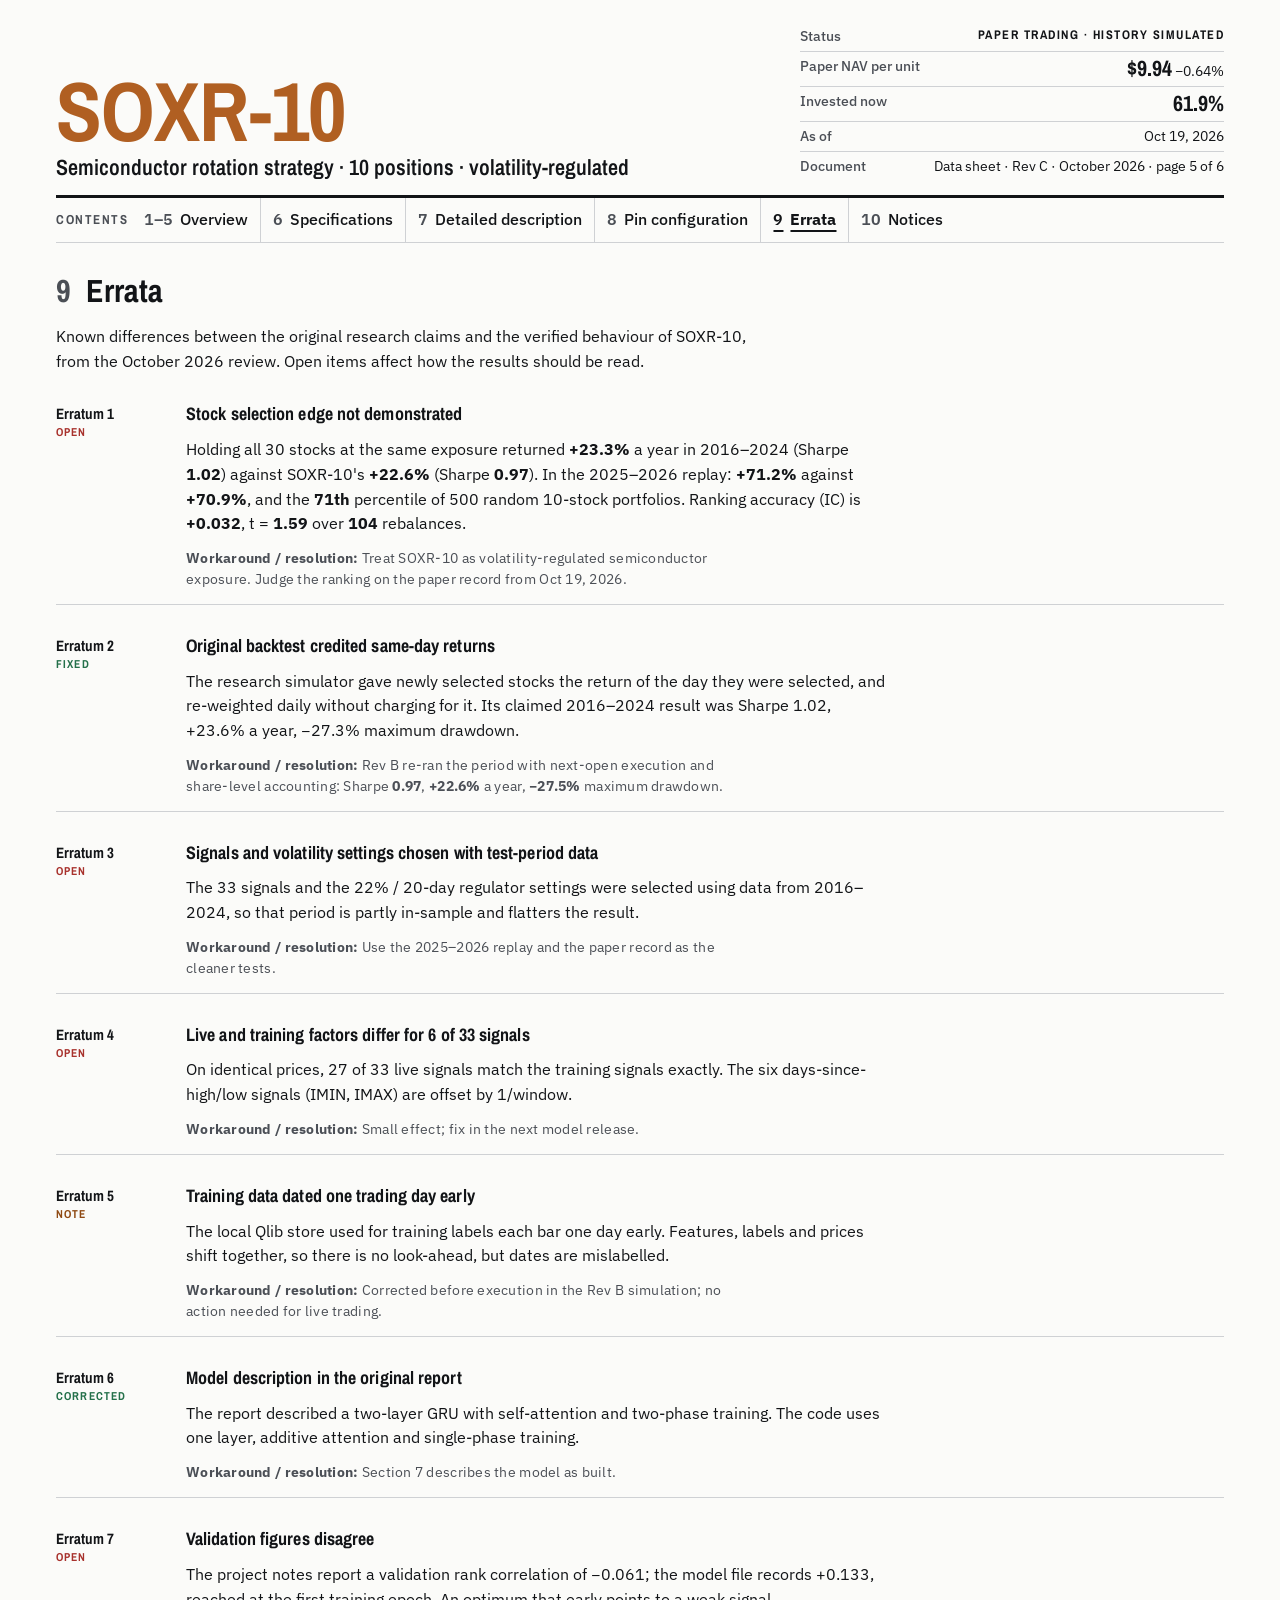
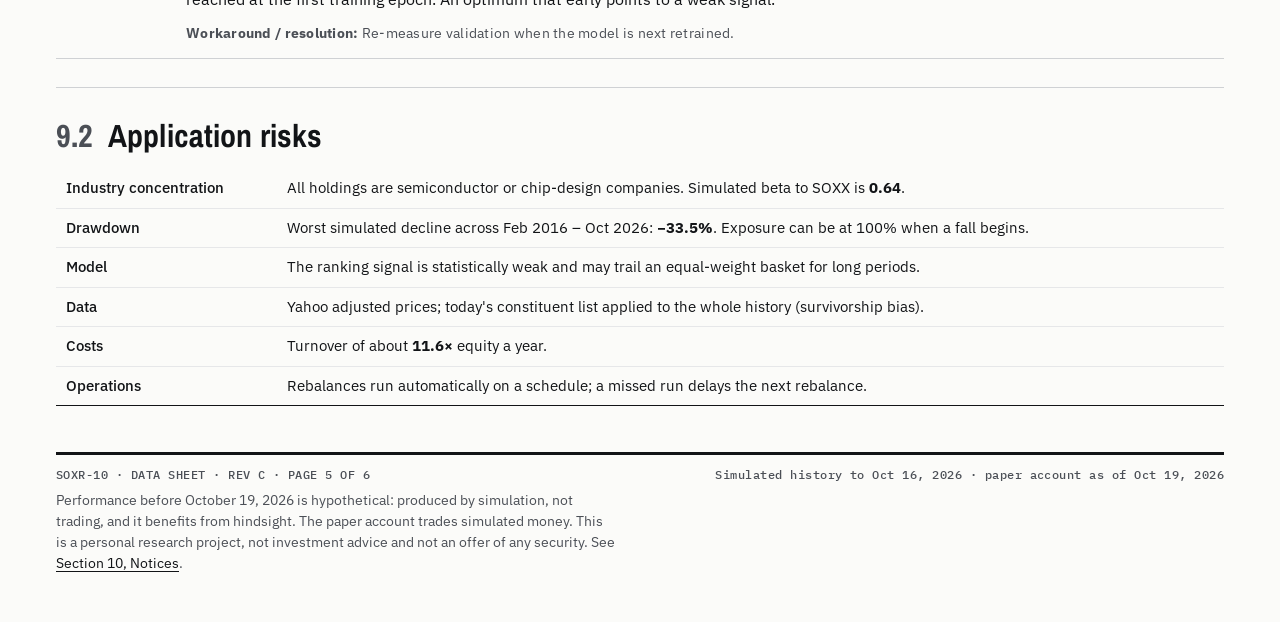
<file: soxr-10/errata.html>
<!doctype html>
<html lang="en"><head><meta charset="utf-8"><meta name="viewport" content="width=device-width, initial-scale=1, viewport-fit=cover"><title>Errata · SOXR-10</title><link rel="preconnect" href="https://fonts.googleapis.com"><link rel="preconnect" href="https://fonts.gstatic.com" crossorigin><link rel="stylesheet" href="https://fonts.googleapis.com/css2?family=Archivo+Narrow:wght@600;700&family=IBM+Plex+Sans:wght@400;500;600&family=IBM+Plex+Mono:wght@400;500&display=swap"><link rel="stylesheet" href="assets/ds.css?v=2"><style>:root{padding-top:env(safe-area-inset-top,0px);padding-bottom:env(safe-area-inset-bottom,0px)}[hidden]{display:none!important}</style></head><body><div class="sheet">
<header class="mast">
  <div><div class="pn">SOXR-10</div><div class="pt">Semiconductor rotation strategy · 10 positions · volatility-regulated</div></div>
  <div class="meta"><table class="tb" aria-label="Document and device status"><tbody>
    <tr><th>Status</th><td class="st">PAPER TRADING · HISTORY SIMULATED</td></tr>
    <tr><th>Paper NAV per unit</th><td><span class="big" data-f="paper-nav">…</span> <span data-f="paper-chg">…</span></td></tr>
    <tr><th>Invested now</th><td><span class="big" data-f="inv">…</span></td></tr>
    <tr><th>As of</th><td data-f="asof-live">…</td></tr>
    <tr><th>Document</th><td>Data sheet · Rev C · October 2026 · page 5 of 6</td></tr></tbody></table></div>
</header>
<nav class="toc" aria-label="Contents"><span class="lab">Contents</span><a href="./"><span>1–5</span>Overview</a><a href="specifications.html"><span>6</span>Specifications</a><a href="description.html"><span>7</span>Detailed description</a><a href="pins.html"><span>8</span>Pin configuration</a><a href="errata.html" aria-current="page"><span>9</span>Errata</a><a href="notices.html"><span>10</span>Notices</a></nav>
<main id="page" data-page="research">
<section class="sec "><h2><span class="sn">9</span>Errata</h2><p>Known differences between the original research claims and the verified behaviour of SOXR-10, from the October 2026 review. Open items affect how the results should be read.</p><div class="erratum"><div><div class="id">Erratum 1</div><div class="st open">OPEN</div></div><div class="col"><h3>Stock selection edge not demonstrated</h3><p>Holding all 30 stocks at the same exposure returned <b data-f="wf-ewm-cagr"></b> a year in 2016–2024 (Sharpe <b data-f="wf-ewm-sharpe"></b>) against SOXR-10's <b data-f="wf-cagr"></b> (Sharpe <b data-f="wf-sharpe"></b>). In the 2025–2026 replay: <b data-f="rp-tot"></b> against <b data-f="rp-ewm"></b>, and the <b data-f="rp-pct"></b> percentile of 500 random 10-stock portfolios. Ranking accuracy (IC) is <b data-f="wf-ic"></b>, t = <b data-f="wf-ic-t"></b> over <b data-f="wf-ic-n"></b> rebalances.</p><p class="quiet"><b>Workaround / resolution:</b> Treat SOXR-10 as volatility-regulated semiconductor exposure. Judge the ranking on the paper record from Oct 19, 2026.</p></div></div><div class="erratum"><div><div class="id">Erratum 2</div><div class="st closed">FIXED</div></div><div class="col"><h3>Original backtest credited same-day returns</h3><p>The research simulator gave newly selected stocks the return of the day they were selected, and re-weighted daily without charging for it. Its claimed 2016–2024 result was Sharpe 1.02, +23.6% a year, −27.3% maximum drawdown.</p><p class="quiet"><b>Workaround / resolution:</b> Rev B re-ran the period with next-open execution and share-level accounting: Sharpe <b data-f="wf-sharpe"></b>, <b data-f="wf-cagr"></b> a year, <b data-f="wf-dd"></b> maximum drawdown.</p></div></div><div class="erratum"><div><div class="id">Erratum 3</div><div class="st open">OPEN</div></div><div class="col"><h3>Signals and volatility settings chosen with test-period data</h3><p>The 33 signals and the 22% / 20-day regulator settings were selected using data from 2016–2024, so that period is partly in-sample and flatters the result.</p><p class="quiet"><b>Workaround / resolution:</b> Use the 2025–2026 replay and the paper record as the cleaner tests.</p></div></div><div class="erratum"><div><div class="id">Erratum 4</div><div class="st open">OPEN</div></div><div class="col"><h3>Live and training factors differ for 6 of 33 signals</h3><p>On identical prices, 27 of 33 live signals match the training signals exactly. The six days-since-high/low signals (IMIN, IMAX) are offset by 1/window.</p><p class="quiet"><b>Workaround / resolution:</b> Small effect; fix in the next model release.</p></div></div><div class="erratum"><div><div class="id">Erratum 5</div><div class="st note">NOTE</div></div><div class="col"><h3>Training data dated one trading day early</h3><p>The local Qlib store used for training labels each bar one day early. Features, labels and prices shift together, so there is no look-ahead, but dates are mislabelled.</p><p class="quiet"><b>Workaround / resolution:</b> Corrected before execution in the Rev B simulation; no action needed for live trading.</p></div></div><div class="erratum"><div><div class="id">Erratum 6</div><div class="st closed">CORRECTED</div></div><div class="col"><h3>Model description in the original report</h3><p>The report described a two-layer GRU with self-attention and two-phase training. The code uses one layer, additive attention and single-phase training.</p><p class="quiet"><b>Workaround / resolution:</b> Section 7 describes the model as built.</p></div></div><div class="erratum"><div><div class="id">Erratum 7</div><div class="st open">OPEN</div></div><div class="col"><h3>Validation figures disagree</h3><p>The project notes report a validation rank correlation of −0.061; the model file records +0.133, reached at the first training epoch. An optimum that early points to a weak signal.</p><p class="quiet"><b>Workaround / resolution:</b> Re-measure validation when the model is next retrained.</p></div></div></section><section class="sec "><h2><span class="sn">9.2</span>Application risks</h2><div class="tbl"><table class="wrapall"><tbody><tr><th>Industry concentration</th><td>All holdings are semiconductor or chip-design companies. Simulated beta to SOXX is <b data-f="beta"></b>.</td></tr><tr><th>Drawdown</th><td>Worst simulated decline across Feb 2016 – Oct 2026: <b data-f="full-dd"></b>. Exposure can be at 100% when a fall begins.</td></tr><tr><th>Model</th><td>The ranking signal is statistically weak and may trail an equal-weight basket for long periods.</td></tr><tr><th>Data</th><td>Yahoo adjusted prices; today's constituent list applied to the whole history (survivorship bias).</td></tr><tr><th>Costs</th><td>Turnover of about <b data-f="turn"></b> equity a year.</td></tr><tr><th>Operations</th><td>Rebalances run automatically on a schedule; a missed run delays the next rebalance.</td></tr></tbody></table></div></section>
</main>
<footer class="foot">
  <div class="row"><span>SOXR-10 · DATA SHEET · REV C · PAGE 5 OF 6</span><span>Simulated history to <span data-f="asof-sim">…</span> · paper account as of <span data-f="asof-live">…</span></span></div>
  <p>Performance before October 19, 2026 is hypothetical: produced by simulation, not trading, and it benefits from hindsight. The paper account trades simulated money. This is a personal research project, not investment advice and not an offer of any security. See <a href="notices.html">Section 10, Notices</a>.</p>
</footer>
</div>
<script src="assets/ds.js?v=2"></script></body></html>
</file>
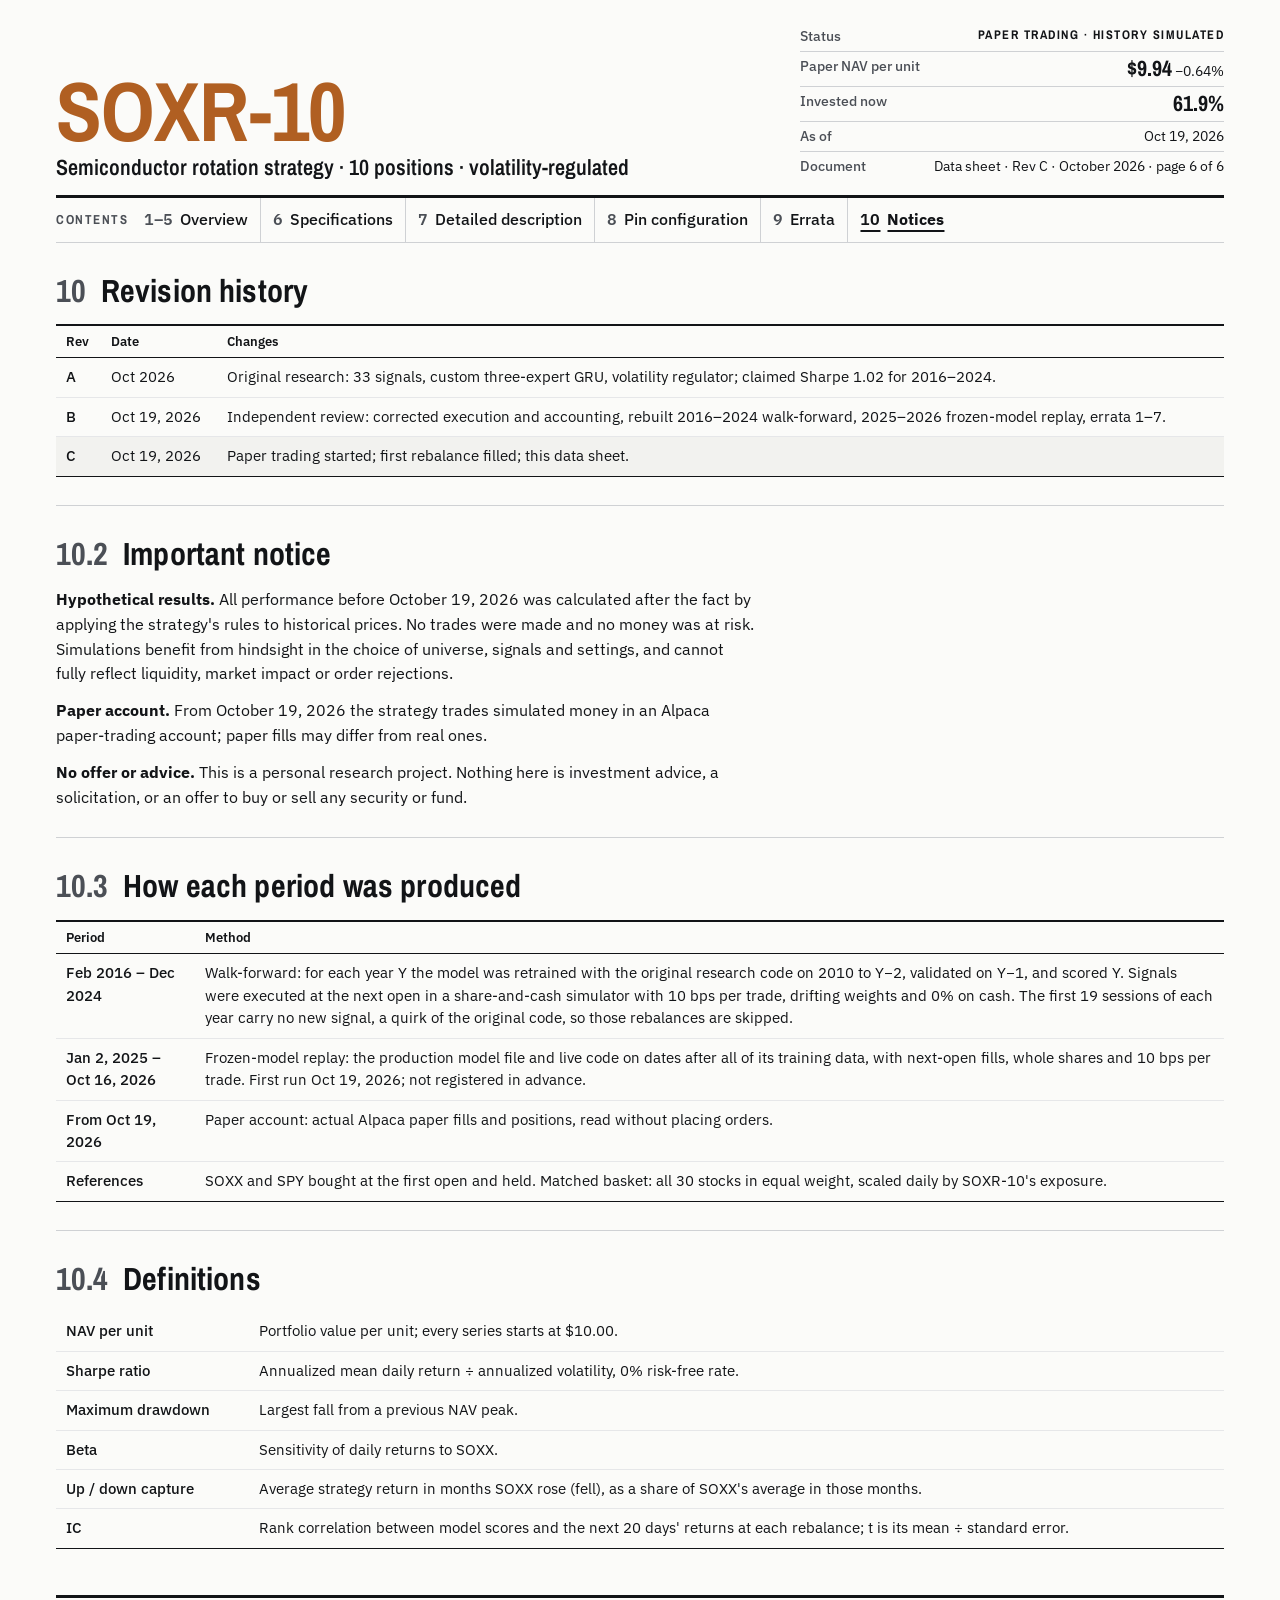
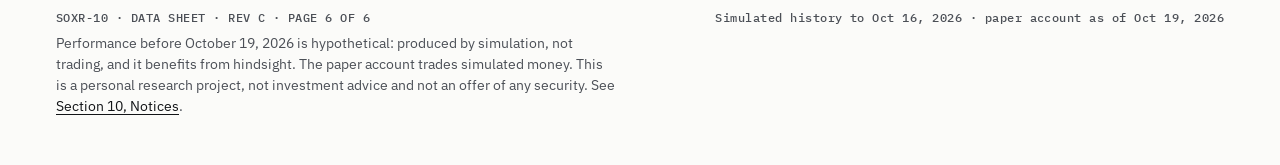
<file: soxr-10/notices.html>
<!doctype html>
<html lang="en"><head><meta charset="utf-8"><meta name="viewport" content="width=device-width, initial-scale=1, viewport-fit=cover"><title>Notices · SOXR-10</title><link rel="preconnect" href="https://fonts.googleapis.com"><link rel="preconnect" href="https://fonts.gstatic.com" crossorigin><link rel="stylesheet" href="https://fonts.googleapis.com/css2?family=Archivo+Narrow:wght@600;700&family=IBM+Plex+Sans:wght@400;500;600&family=IBM+Plex+Mono:wght@400;500&display=swap"><link rel="stylesheet" href="assets/ds.css?v=2"><style>:root{padding-top:env(safe-area-inset-top,0px);padding-bottom:env(safe-area-inset-bottom,0px)}[hidden]{display:none!important}</style></head><body><div class="sheet">
<header class="mast">
  <div><div class="pn">SOXR-10</div><div class="pt">Semiconductor rotation strategy · 10 positions · volatility-regulated</div></div>
  <div class="meta"><table class="tb" aria-label="Document and device status"><tbody>
    <tr><th>Status</th><td class="st">PAPER TRADING · HISTORY SIMULATED</td></tr>
    <tr><th>Paper NAV per unit</th><td><span class="big" data-f="paper-nav">…</span> <span data-f="paper-chg">…</span></td></tr>
    <tr><th>Invested now</th><td><span class="big" data-f="inv">…</span></td></tr>
    <tr><th>As of</th><td data-f="asof-live">…</td></tr>
    <tr><th>Document</th><td>Data sheet · Rev C · October 2026 · page 6 of 6</td></tr></tbody></table></div>
</header>
<nav class="toc" aria-label="Contents"><span class="lab">Contents</span><a href="./"><span>1–5</span>Overview</a><a href="specifications.html"><span>6</span>Specifications</a><a href="description.html"><span>7</span>Detailed description</a><a href="pins.html"><span>8</span>Pin configuration</a><a href="errata.html"><span>9</span>Errata</a><a href="notices.html" aria-current="page"><span>10</span>Notices</a></nav>
<main id="page" data-page="notices">
<section class="sec "><h2><span class="sn">10</span>Revision history</h2><div class="tbl"><table class="wrapall"><thead><tr><th>Rev</th><th>Date</th><th>Changes</th></tr></thead><tbody><tr><th>A</th><td>Oct 2026</td><td>Original research: 33 signals, custom three-expert GRU, volatility regulator; claimed Sharpe 1.02 for 2016–2024.</td></tr><tr><th>B</th><td>Oct 19, 2026</td><td>Independent review: corrected execution and accounting, rebuilt 2016–2024 walk-forward, 2025–2026 frozen-model replay, errata 1–7.</td></tr><tr class="us"><th>C</th><td>Oct 19, 2026</td><td>Paper trading started; first rebalance filled; this data sheet.</td></tr></tbody></table></div></section><section class="sec "><h2><span class="sn">10.2</span>Important notice</h2><div class="col"><p><b>Hypothetical results.</b> All performance before October 19, 2026 was calculated after the fact by applying the strategy's rules to historical prices. No trades were made and no money was at risk. Simulations benefit from hindsight in the choice of universe, signals and settings, and cannot fully reflect liquidity, market impact or order rejections.</p><p><b>Paper account.</b> From October 19, 2026 the strategy trades simulated money in an Alpaca paper-trading account; paper fills may differ from real ones.</p><p><b>No offer or advice.</b> This is a personal research project. Nothing here is investment advice, a solicitation, or an offer to buy or sell any security or fund.</p></div></section><section class="sec "><h2><span class="sn">10.3</span>How each period was produced</h2><div class="tbl"><table class="wrapall"><thead><tr><th>Period</th><th>Method</th></tr></thead><tbody><tr><th>Feb 2016 – Dec 2024</th><td>Walk-forward: for each year Y the model was retrained with the original research code on 2010 to Y−2, validated on Y−1, and scored Y. Signals were executed at the next open in a share-and-cash simulator with 10 bps per trade, drifting weights and 0% on cash. The first 19 sessions of each year carry no new signal, a quirk of the original code, so those rebalances are skipped.</td></tr><tr><th>Jan 2, 2025 – Oct 16, 2026</th><td>Frozen-model replay: the production model file and live code on dates after all of its training data, with next-open fills, whole shares and 10 bps per trade. First run Oct 19, 2026; not registered in advance.</td></tr><tr><th>From Oct 19, 2026</th><td>Paper account: actual Alpaca paper fills and positions, read without placing orders.</td></tr><tr><th>References</th><td>SOXX and SPY bought at the first open and held. Matched basket: all 30 stocks in equal weight, scaled daily by SOXR-10's exposure.</td></tr></tbody></table></div></section><section class="sec "><h2><span class="sn">10.4</span>Definitions</h2><div class="tbl"><table class="wrapall"><tbody><tr><th>NAV per unit</th><td>Portfolio value per unit; every series starts at $10.00.</td></tr><tr><th>Sharpe ratio</th><td>Annualized mean daily return ÷ annualized volatility, 0% risk-free rate.</td></tr><tr><th>Maximum drawdown</th><td>Largest fall from a previous NAV peak.</td></tr><tr><th>Beta</th><td>Sensitivity of daily returns to SOXX.</td></tr><tr><th>Up / down capture</th><td>Average strategy return in months SOXX rose (fell), as a share of SOXX's average in those months.</td></tr><tr><th>IC</th><td>Rank correlation between model scores and the next 20 days' returns at each rebalance; t is its mean ÷ standard error.</td></tr></tbody></table></div></section>
</main>
<footer class="foot">
  <div class="row"><span>SOXR-10 · DATA SHEET · REV C · PAGE 6 OF 6</span><span>Simulated history to <span data-f="asof-sim">…</span> · paper account as of <span data-f="asof-live">…</span></span></div>
  <p>Performance before October 19, 2026 is hypothetical: produced by simulation, not trading, and it benefits from hindsight. The paper account trades simulated money. This is a personal research project, not investment advice and not an offer of any security. See <a href="notices.html">Section 10, Notices</a>.</p>
</footer>
</div>
<script src="assets/ds.js?v=2"></script></body></html>
</file>
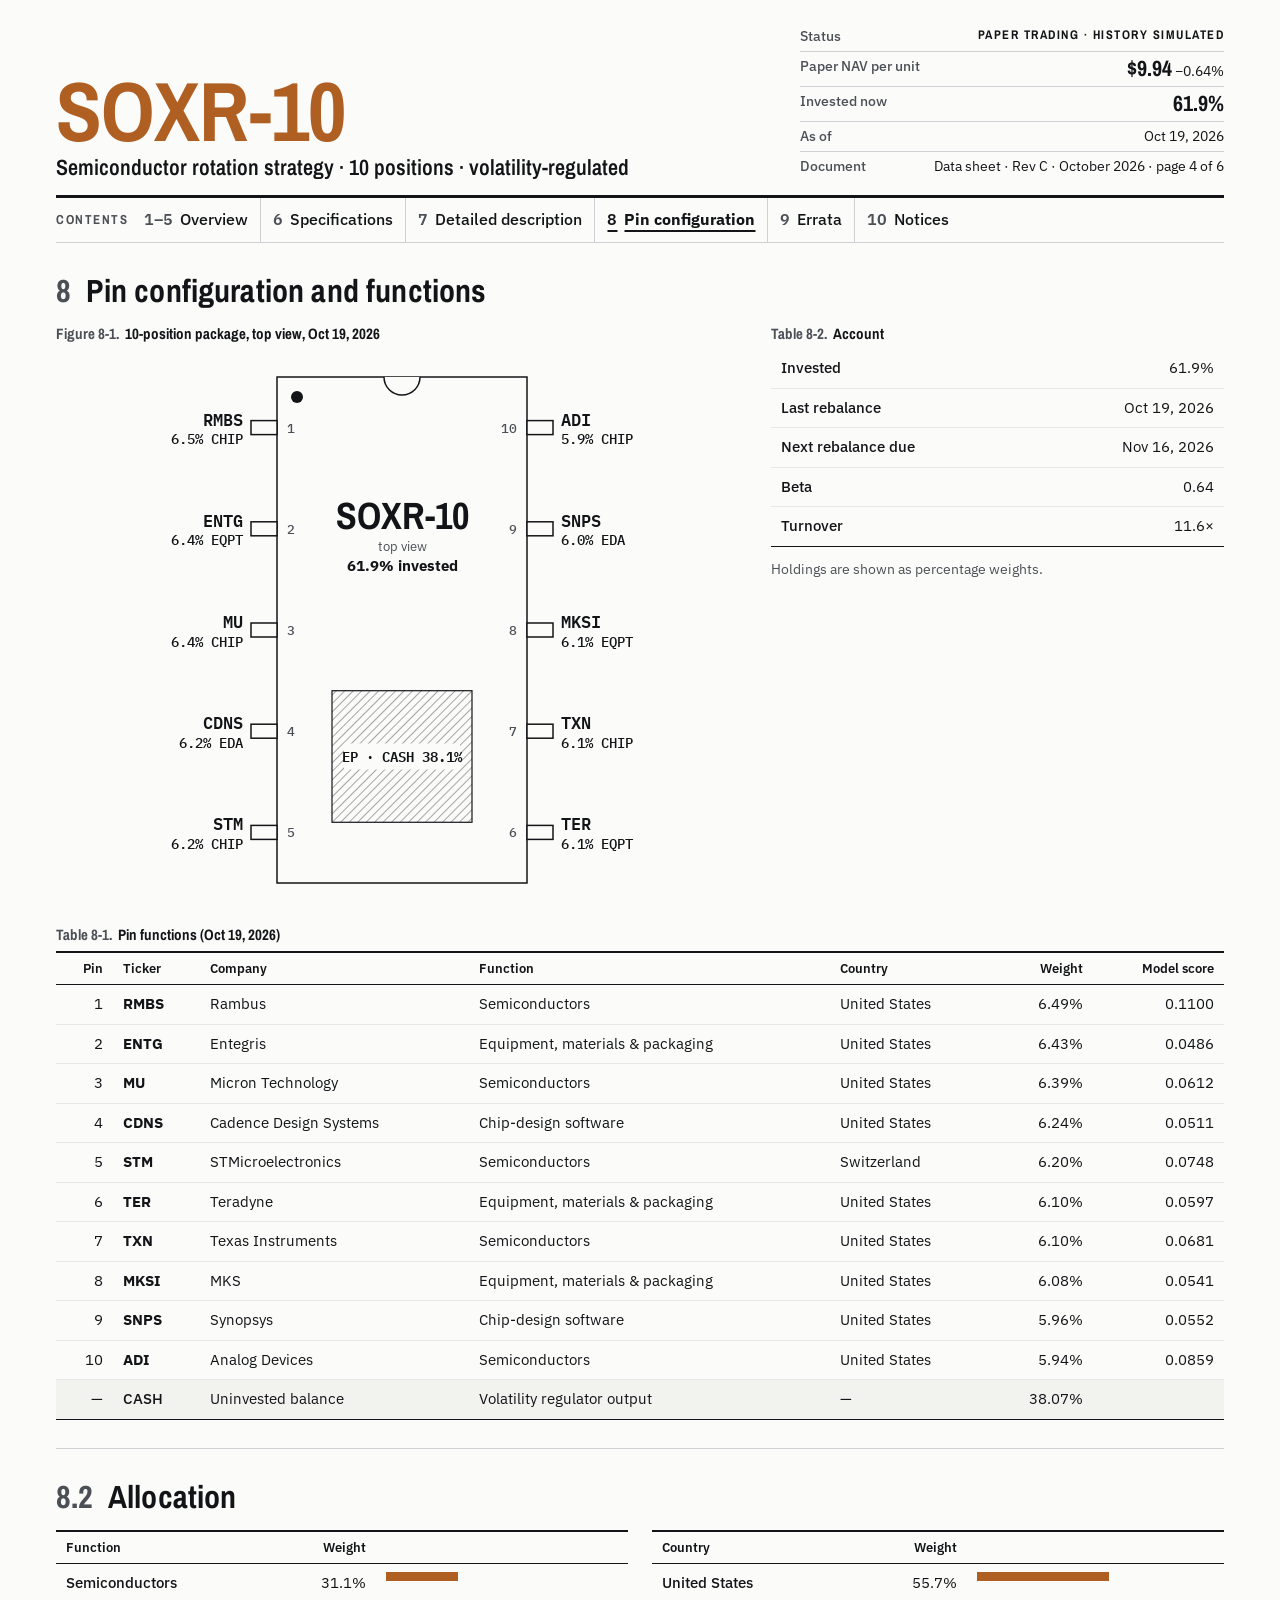
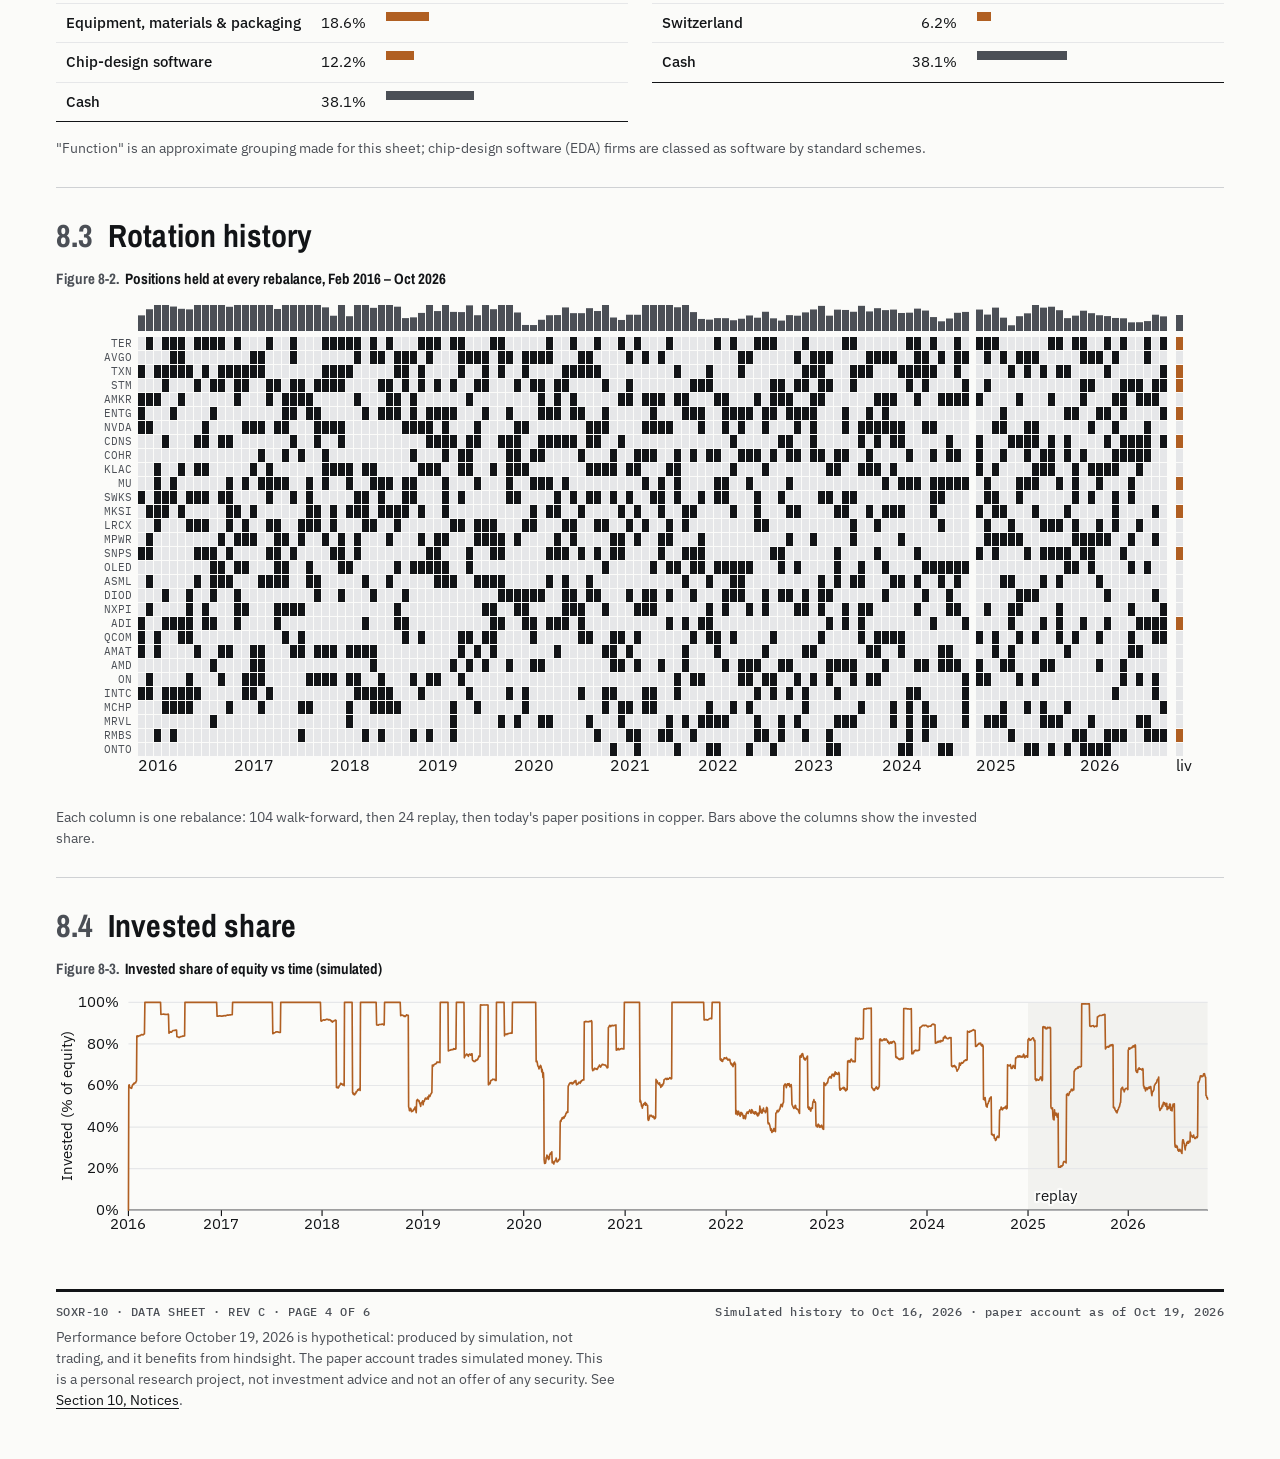
<file: soxr-10/pins.html>
<!doctype html>
<html lang="en"><head><meta charset="utf-8"><meta name="viewport" content="width=device-width, initial-scale=1, viewport-fit=cover"><title>Pin configuration · SOXR-10</title><link rel="preconnect" href="https://fonts.googleapis.com"><link rel="preconnect" href="https://fonts.gstatic.com" crossorigin><link rel="stylesheet" href="https://fonts.googleapis.com/css2?family=Archivo+Narrow:wght@600;700&family=IBM+Plex+Sans:wght@400;500;600&family=IBM+Plex+Mono:wght@400;500&display=swap"><link rel="stylesheet" href="assets/ds.css?v=2"><style>:root{padding-top:env(safe-area-inset-top,0px);padding-bottom:env(safe-area-inset-bottom,0px)}[hidden]{display:none!important}</style></head><body><div class="sheet">
<header class="mast">
  <div><div class="pn">SOXR-10</div><div class="pt">Semiconductor rotation strategy · 10 positions · volatility-regulated</div></div>
  <div class="meta"><table class="tb" aria-label="Document and device status"><tbody>
    <tr><th>Status</th><td class="st">PAPER TRADING · HISTORY SIMULATED</td></tr>
    <tr><th>Paper NAV per unit</th><td><span class="big" data-f="paper-nav">…</span> <span data-f="paper-chg">…</span></td></tr>
    <tr><th>Invested now</th><td><span class="big" data-f="inv">…</span></td></tr>
    <tr><th>As of</th><td data-f="asof-live">…</td></tr>
    <tr><th>Document</th><td>Data sheet · Rev C · October 2026 · page 4 of 6</td></tr></tbody></table></div>
</header>
<nav class="toc" aria-label="Contents"><span class="lab">Contents</span><a href="./"><span>1–5</span>Overview</a><a href="specifications.html"><span>6</span>Specifications</a><a href="description.html"><span>7</span>Detailed description</a><a href="pins.html" aria-current="page"><span>8</span>Pin configuration</a><a href="errata.html"><span>9</span>Errata</a><a href="notices.html"><span>10</span>Notices</a></nav>
<main id="page" data-page="portfolio">
<section class="sec "><h2><span class="sn">8</span>Pin configuration and functions</h2><div class="g5"><div class="c3 col"><figure><figcaption><span class="sn">Figure 8-1.</span>10-position package, top view, <span data-f="last-reb"></span></figcaption><div class="pkg" id="pinout"></div></figure></div><div class="c2 col"><div class="tbl"><table><caption><span class="sn">Table 8-2.</span>Account</caption><tbody><tr><th>Invested</th><td class="r" data-f="inv"></td></tr><tr><th>Last rebalance</th><td class="r" data-f="last-reb"></td></tr><tr><th>Next rebalance due</th><td class="r" data-f="next-due"></td></tr><tr><th>Beta</th><td class="r" data-f="beta"></td></tr><tr><th>Turnover</th><td class="r" data-f="turn"></td></tr></tbody></table></div><p class="notes">Holdings are shown as percentage weights.</p></div></div><div class="tbl" id="pins"></div></section><section class="sec "><h2><span class="sn">8.2</span>Allocation</h2><div class="twocol"><div class="tbl" id="by-sub"></div><div class="tbl" id="by-country"></div></div><p class="notes">"Function" is an approximate grouping made for this sheet; chip-design software (EDA) firms are classed as software by standard schemes.</p></section><section class="sec "><h2><span class="sn">8.3</span>Rotation history</h2><figure><figcaption><span class="sn">Figure 8-2.</span>Positions held at every rebalance, Feb 2016 – Oct 2026</figcaption><div class="pkg" id="rot"></div></figure><p class="notes">Each column is one rebalance: 104 walk-forward, then 24 replay, then today's paper positions in copper. Bars above the columns show the invested share.</p></section><section class="sec "><h2><span class="sn">8.4</span>Invested share</h2><figure><figcaption><span class="sn">Figure 8-3.</span>Invested share of equity vs time (simulated)</figcaption><div class="plot" id="expo"></div></figure></section>
</main>
<footer class="foot">
  <div class="row"><span>SOXR-10 · DATA SHEET · REV C · PAGE 4 OF 6</span><span>Simulated history to <span data-f="asof-sim">…</span> · paper account as of <span data-f="asof-live">…</span></span></div>
  <p>Performance before October 19, 2026 is hypothetical: produced by simulation, not trading, and it benefits from hindsight. The paper account trades simulated money. This is a personal research project, not investment advice and not an offer of any security. See <a href="notices.html">Section 10, Notices</a>.</p>
</footer>
</div>
<script src="assets/ds.js?v=2"></script></body></html>
</file>
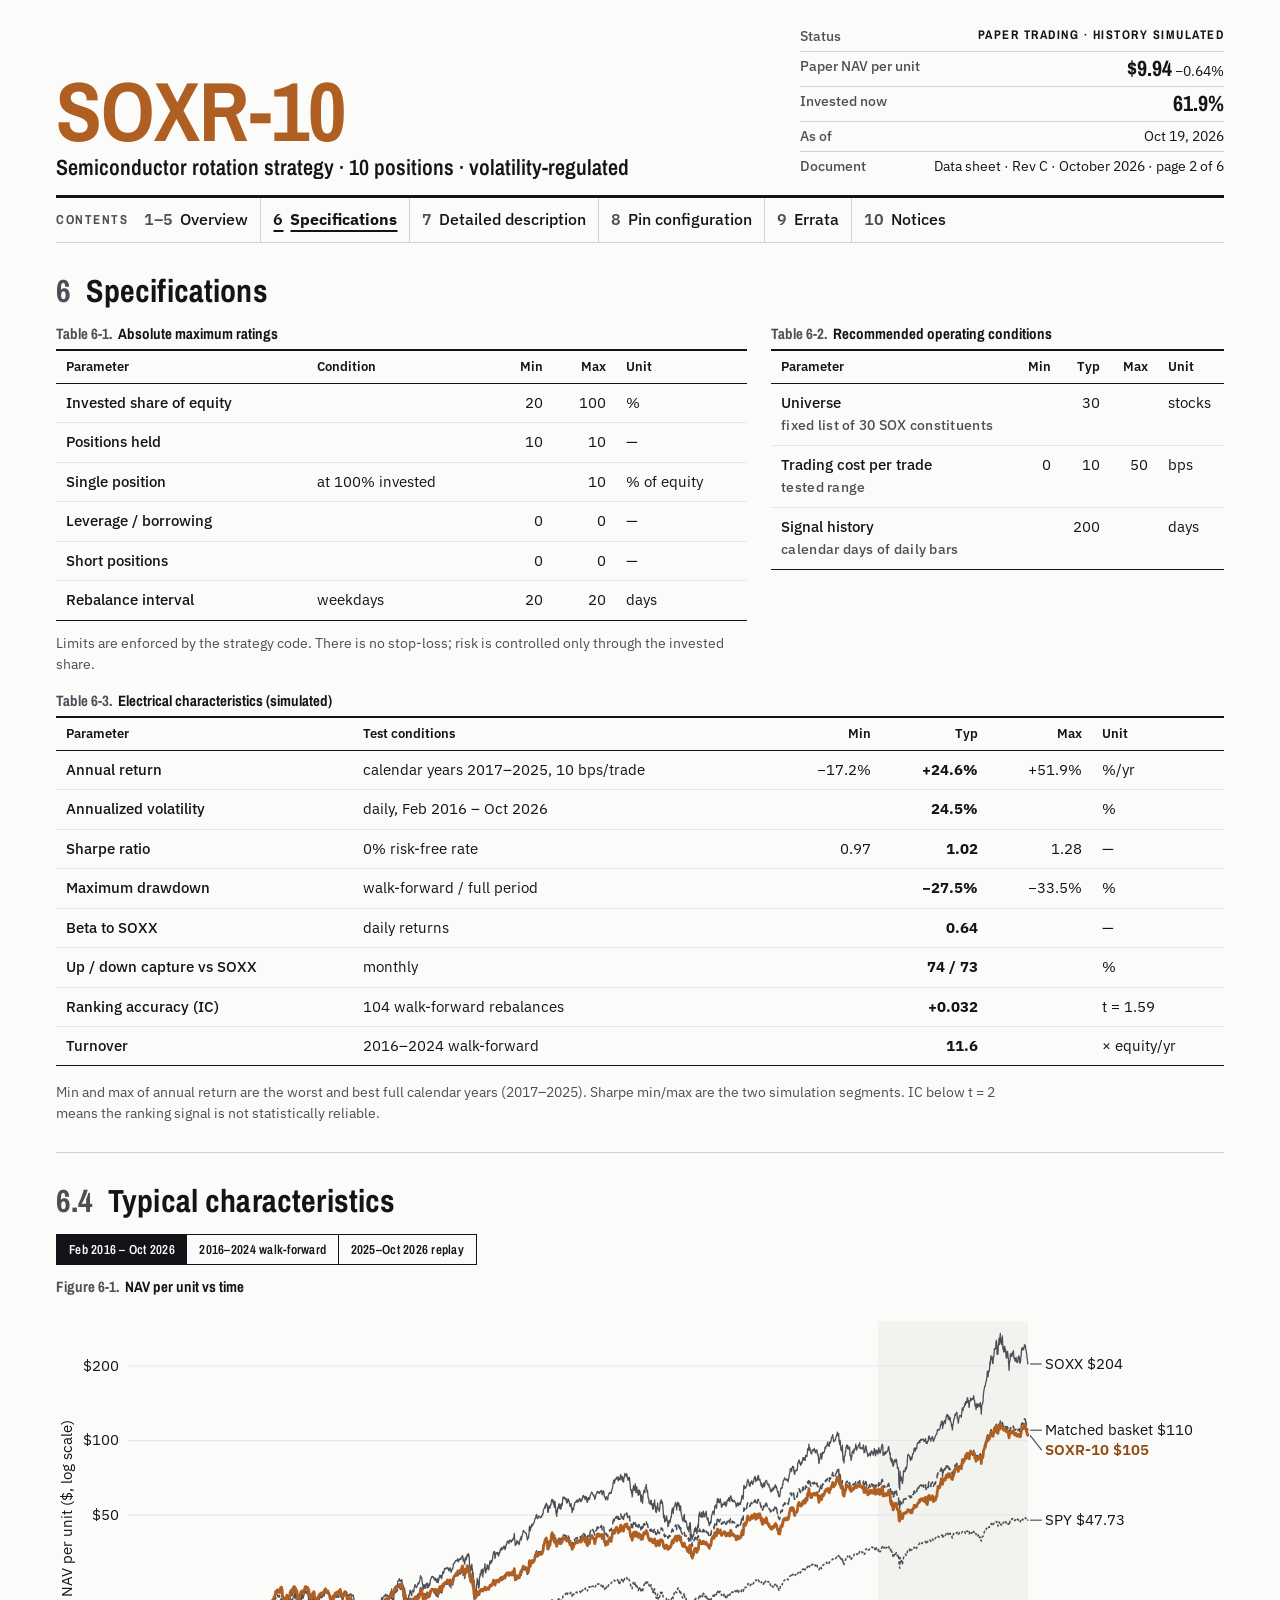
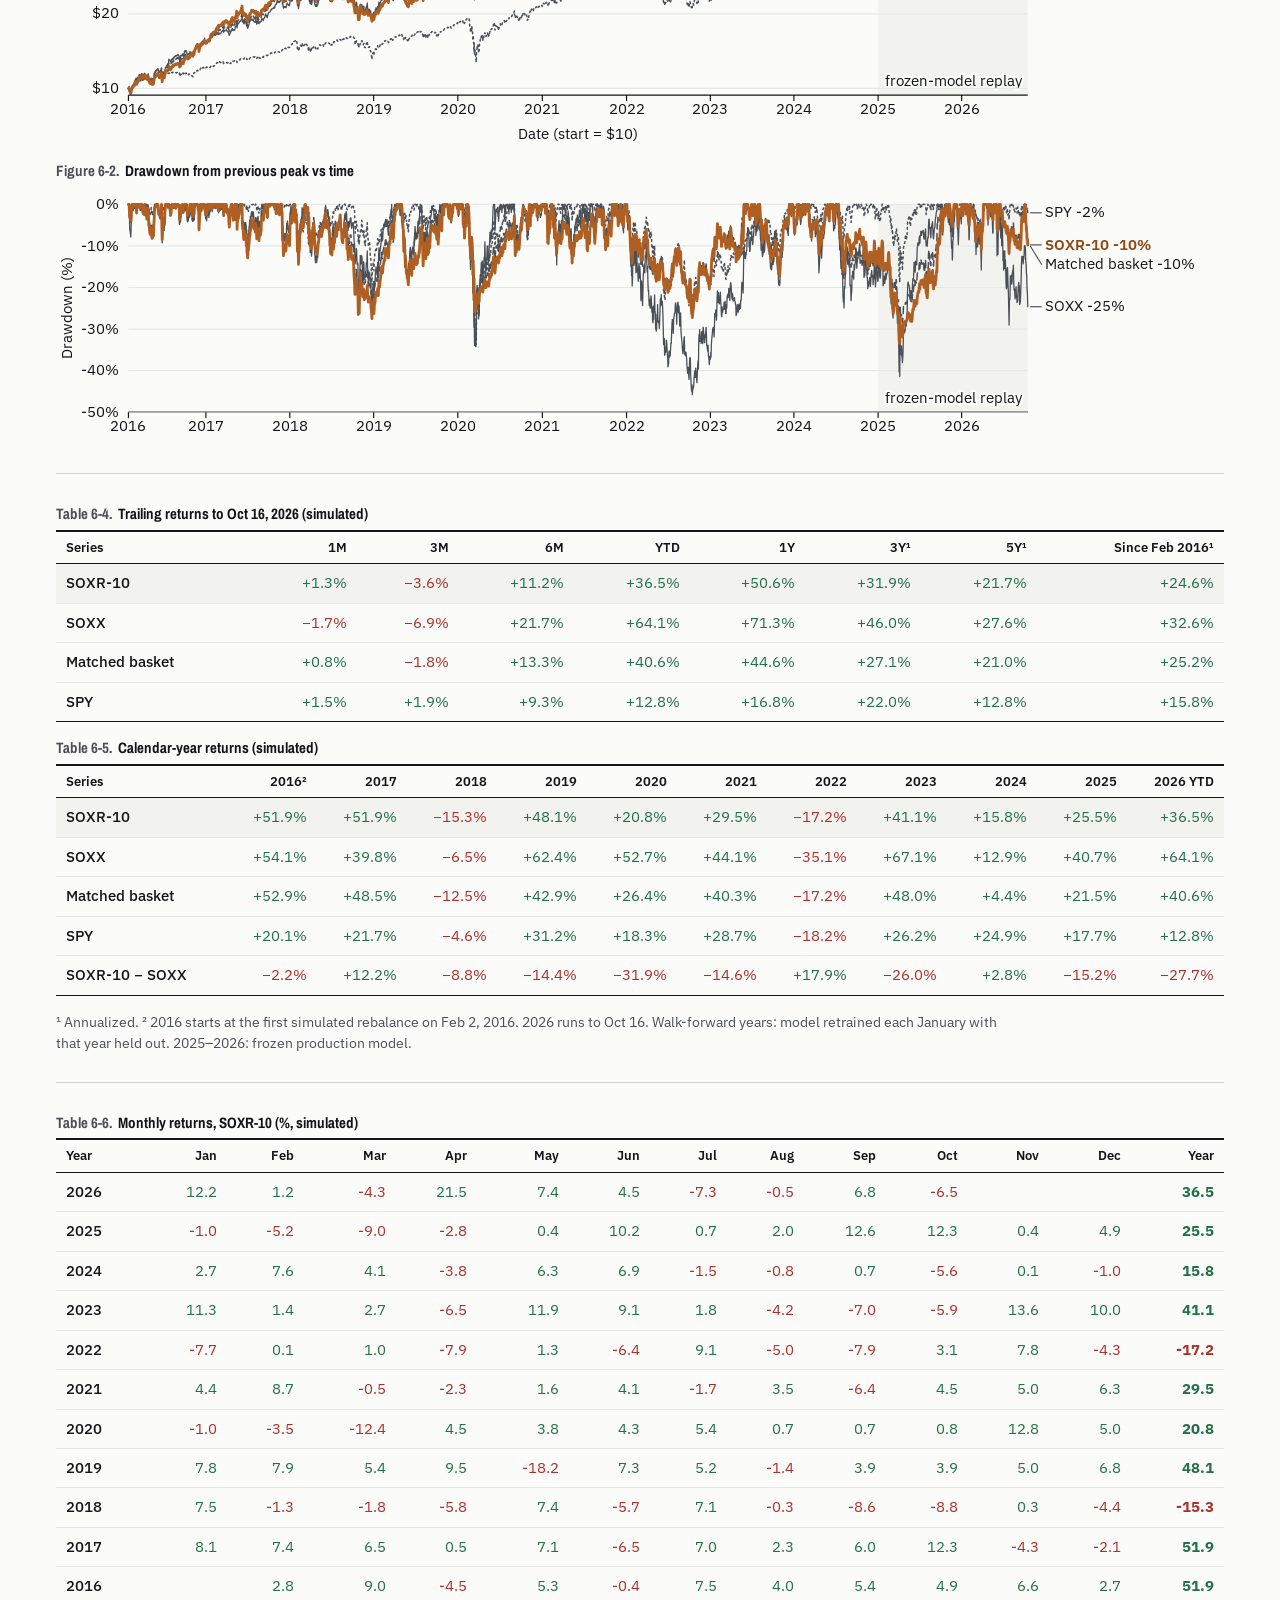
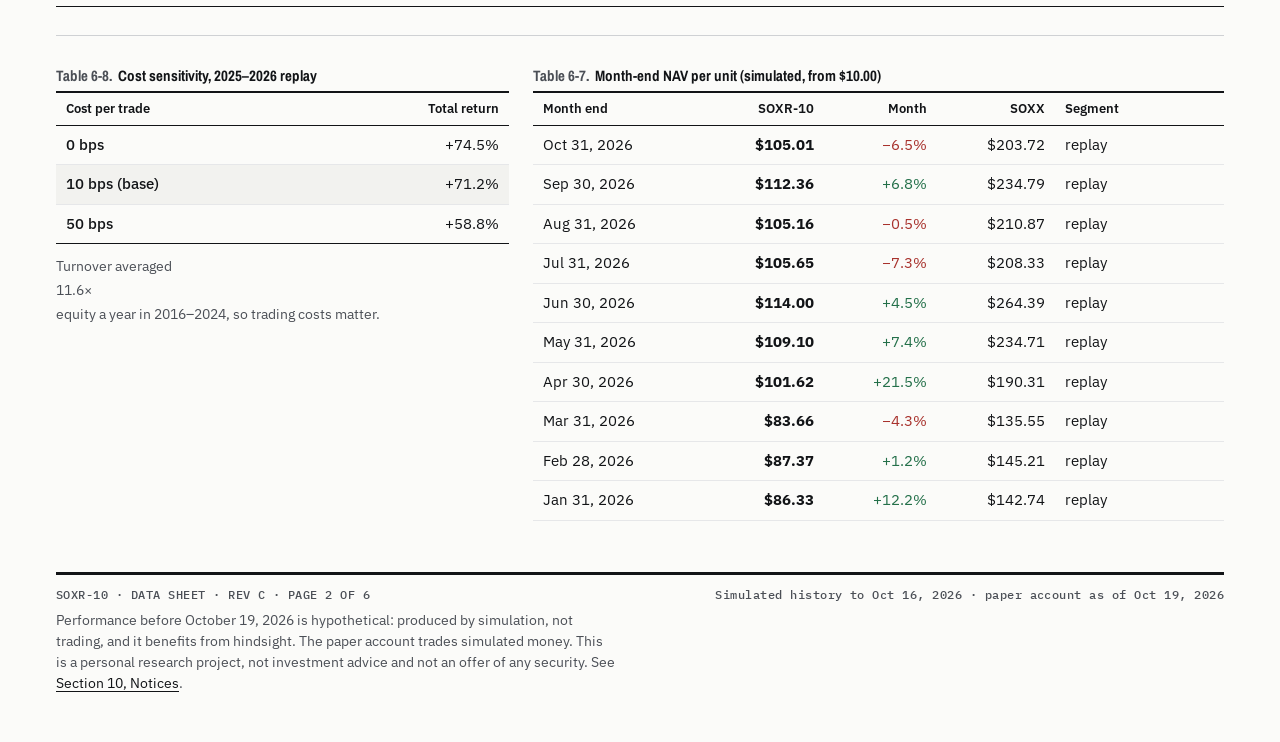
<file: soxr-10/specifications.html>
<!doctype html>
<html lang="en"><head><meta charset="utf-8"><meta name="viewport" content="width=device-width, initial-scale=1, viewport-fit=cover"><title>Specifications · SOXR-10</title><link rel="preconnect" href="https://fonts.googleapis.com"><link rel="preconnect" href="https://fonts.gstatic.com" crossorigin><link rel="stylesheet" href="https://fonts.googleapis.com/css2?family=Archivo+Narrow:wght@600;700&family=IBM+Plex+Sans:wght@400;500;600&family=IBM+Plex+Mono:wght@400;500&display=swap"><link rel="stylesheet" href="assets/ds.css?v=2"><style>:root{padding-top:env(safe-area-inset-top,0px);padding-bottom:env(safe-area-inset-bottom,0px)}[hidden]{display:none!important}</style></head><body><div class="sheet">
<header class="mast">
  <div><div class="pn">SOXR-10</div><div class="pt">Semiconductor rotation strategy · 10 positions · volatility-regulated</div></div>
  <div class="meta"><table class="tb" aria-label="Document and device status"><tbody>
    <tr><th>Status</th><td class="st">PAPER TRADING · HISTORY SIMULATED</td></tr>
    <tr><th>Paper NAV per unit</th><td><span class="big" data-f="paper-nav">…</span> <span data-f="paper-chg">…</span></td></tr>
    <tr><th>Invested now</th><td><span class="big" data-f="inv">…</span></td></tr>
    <tr><th>As of</th><td data-f="asof-live">…</td></tr>
    <tr><th>Document</th><td>Data sheet · Rev C · October 2026 · page 2 of 6</td></tr></tbody></table></div>
</header>
<nav class="toc" aria-label="Contents"><span class="lab">Contents</span><a href="./"><span>1–5</span>Overview</a><a href="specifications.html" aria-current="page"><span>6</span>Specifications</a><a href="description.html"><span>7</span>Detailed description</a><a href="pins.html"><span>8</span>Pin configuration</a><a href="errata.html"><span>9</span>Errata</a><a href="notices.html"><span>10</span>Notices</a></nav>
<main id="page" data-page="performance">
<section class="sec "><h2><span class="sn">6</span>Specifications</h2><div class="g5"><div class="c3 col"><div class="tbl"><table><caption><span class="sn">Table 6-1.</span>Absolute maximum ratings</caption><thead><tr><th>Parameter</th><th>Condition</th><th class="r">Min</th><th class="r">Max</th><th>Unit</th></tr></thead><tbody><tr><th>Invested share of equity</th><td></td><td class="r">20</td><td class="r">100</td><td>%</td></tr><tr><th>Positions held</th><td></td><td class="r">10</td><td class="r">10</td><td>—</td></tr><tr><th>Single position</th><td>at 100% invested</td><td class="r"></td><td class="r">10</td><td>% of equity</td></tr><tr><th>Leverage / borrowing</th><td></td><td class="r">0</td><td class="r">0</td><td>—</td></tr><tr><th>Short positions</th><td></td><td class="r">0</td><td class="r">0</td><td>—</td></tr><tr><th>Rebalance interval</th><td>weekdays</td><td class="r">20</td><td class="r">20</td><td>days</td></tr></tbody></table></div><p class="notes">Limits are enforced by the strategy code. There is no stop-loss; risk is controlled only through the invested share.</p></div><div class="c2 col"><div class="tbl"><table><caption><span class="sn">Table 6-2.</span>Recommended operating conditions</caption><thead><tr><th>Parameter</th><th class="r">Min</th><th class="r">Typ</th><th class="r">Max</th><th>Unit</th></tr></thead><tbody><tr><th class="wrap">Universe<br><span class="quiet">fixed list of 30 SOX constituents</span></th><td class="r"></td><td class="r">30</td><td class="r"></td><td>stocks</td></tr><tr><th class="wrap">Trading cost per trade<br><span class="quiet">tested range</span></th><td class="r">0</td><td class="r">10</td><td class="r">50</td><td>bps</td></tr><tr><th class="wrap">Signal history<br><span class="quiet">calendar days of daily bars</span></th><td class="r"></td><td class="r">200</td><td class="r"></td><td>days</td></tr></tbody></table></div></div></div><div class="tbl" id="elec"></div><p class="notes">Min and max of annual return are the worst and best full calendar years (2017–2025). Sharpe min/max are the two simulation segments. IC below t = 2 means the ranking signal is not statistically reliable.</p></section><section class="sec "><h2><span class="sn">6.4</span>Typical characteristics</h2><div id="fig-nav" class="col"></div></section><section class="sec"><div class="tbl" id="trailing"></div><div class="tbl" id="calendar"></div><p class="notes">¹ Annualized. ² 2016 starts at the first simulated rebalance on Feb 2, 2016. 2026 runs to Oct 16. Walk-forward years: model retrained each January with that year held out. 2025–2026: frozen production model.</p></section><section class="sec"><div class="tbl" id="monthly"></div></section><section class="sec"><div class="g5"><div class="c2 col"><div class="tbl"><table><caption><span class="sn">Table 6-8.</span>Cost sensitivity, 2025–2026 replay</caption><thead><tr><th>Cost per trade</th><th class="r">Total return</th></tr></thead><tbody><tr><th>0 bps</th><td class="r" data-f="c0"></td></tr><tr class="us"><th>10 bps (base)</th><td class="r" data-f="c10"></td></tr><tr><th>50 bps</th><td class="r" data-f="c50"></td></tr></tbody></table></div><p class="notes">Turnover averaged <span data-f="turn"></span> equity a year in 2016–2024, so trading costs matter.</p></div><div class="c3 col"><div class="tbl" id="navhist" style="max-height:460px;overflow:auto"></div></div></div></section>
</main>
<footer class="foot">
  <div class="row"><span>SOXR-10 · DATA SHEET · REV C · PAGE 2 OF 6</span><span>Simulated history to <span data-f="asof-sim">…</span> · paper account as of <span data-f="asof-live">…</span></span></div>
  <p>Performance before October 19, 2026 is hypothetical: produced by simulation, not trading, and it benefits from hindsight. The paper account trades simulated money. This is a personal research project, not investment advice and not an offer of any security. See <a href="notices.html">Section 10, Notices</a>.</p>
</footer>
</div>
<script src="assets/ds.js?v=2"></script></body></html>
</file>
<file: styles.css>
:root {
  --ink: #101012;
  --paper: #f5f5f7;
  --white: #ffffff;
  --muted: #68686f;
  --line: rgba(16, 16, 18, 0.12);
  --dark: #0b0b0c;
  --dark-surface: #18181b;
  --dark-muted: #a3a3aa;
  --blue: #1677ff;
  --blue-light: #75aaff;
  --violet: #6d5dfc;
  --max: 1240px;
  --pad: clamp(22px, 4.5vw, 72px);
  --radius: 18px;
}

* { box-sizing: border-box; }
html { scroll-behavior: smooth; }
body {
  margin: 0;
  overflow-x: clip;
  color: var(--ink);
  background: var(--paper);
  font-family: -apple-system, BlinkMacSystemFont, "SF Pro Text", "Helvetica Neue", Arial, sans-serif;
  font-size: 17px;
  line-height: 1.55;
  -webkit-font-smoothing: antialiased;
}
img { display: block; max-width: 100%; }
a { color: inherit; text-decoration: none; }
a:focus-visible, button:focus-visible { outline: 3px solid var(--blue); outline-offset: 4px; }
::selection { background: #b9d5ff; color: var(--ink); }

.skip-link {
  position: fixed;
  z-index: 100;
  top: 12px;
  left: 12px;
  padding: 10px 14px;
  color: var(--ink);
  background: var(--white);
  border-radius: 8px;
  transform: translateY(-160%);
}
.skip-link:focus { transform: translateY(0); }
.sr-only { position: absolute; width: 1px; height: 1px; padding: 0; margin: -1px; overflow: hidden; clip: rect(0, 0, 0, 0); white-space: nowrap; border: 0; }

.site-header {
  position: absolute;
  z-index: 20;
  top: 0;
  left: 50%;
  width: min(100%, var(--max));
  height: 76px;
  padding: 0 var(--pad);
  display: flex;
  align-items: center;
  justify-content: space-between;
  color: var(--white);
  transform: translateX(-50%);
}
.wordmark { font-size: 22px; font-weight: 700; letter-spacing: -0.06em; }
.wordmark span { color: var(--blue-light); }
.site-header nav { display: flex; align-items: center; gap: 30px; font-size: 14px; }
.site-header nav > a { color: #c9c9ce; transition: color 160ms ease; }
.site-header nav > a:hover { color: var(--white); }
.site-header .nav-github {
  padding: 9px 13px;
  color: var(--ink);
  background: var(--white);
  border-radius: 8px;
}
.menu-button { display: none; }

.hero {
  min-height: 790px;
  padding: 166px max(var(--pad), calc((100vw - var(--max)) / 2 + var(--pad))) 104px;
  display: grid;
  grid-template-columns: minmax(0, 1.5fr) minmax(320px, 0.72fr);
  gap: clamp(72px, 9vw, 140px);
  align-items: end;
  color: var(--white);
  background: var(--dark);
}
.hero-copy { min-width: 0; max-width: 840px; }
.eyebrow {
  margin: 0 0 24px;
  color: var(--muted);
  font-family: "SF Mono", ui-monospace, Menlo, monospace;
  font-size: 12px;
  font-weight: 600;
  letter-spacing: 0.12em;
  line-height: 1.4;
  text-transform: uppercase;
}
.hero .eyebrow { color: #888890; }
.hero h1 {
  margin: 0;
  font-size: clamp(54px, 7.4vw, 104px);
  font-weight: 650;
  letter-spacing: -0.062em;
  line-height: 0.94;
}
.hero h1 span { color: #8d8d96; }
.hero-intro {
  max-width: 690px;
  margin: 42px 0 0;
  color: #b6b6bd;
  font-size: clamp(18px, 2vw, 23px);
  line-height: 1.5;
  letter-spacing: -0.015em;
}
.hero-actions, .connect-links { display: flex; flex-wrap: wrap; gap: 12px; margin-top: 36px; }
.button {
  min-height: 46px;
  padding: 11px 17px;
  display: inline-flex;
  align-items: center;
  justify-content: center;
  gap: 8px;
  border-radius: 8px;
  font-size: 15px;
  font-weight: 550;
  transition: transform 160ms ease, background-color 160ms ease;
}
.button:hover { transform: translateY(-2px); }
.button-light { color: var(--ink); background: var(--white); }
.button-light:hover { background: #e9e9ec; }
.button-quiet { color: var(--white); box-shadow: 0 0 0 1px rgba(255, 255, 255, 0.22); }
.button-quiet:hover { background: rgba(255, 255, 255, 0.08); }
.hero-status {
  padding: 26px;
  background: var(--dark-surface);
  border-radius: 14px;
  box-shadow: 0 0 0 1px rgba(255, 255, 255, 0.09);
}
.status-label { margin: 0 0 18px; color: #92929b; font-family: "SF Mono", ui-monospace, monospace; font-size: 11px; font-weight: 600; letter-spacing: 0.12em; text-transform: uppercase; }
.hero-status dl, .hero-status dd { margin: 0; }
.hero-status dl > div { padding: 15px 0; display: grid; grid-template-columns: 90px 1fr; gap: 18px; border-top: 1px solid rgba(255, 255, 255, 0.09); }
.hero-status dt { color: #92929b; font-size: 13px; }
.hero-status dd { color: #e9e9eb; font-size: 14px; }

.work-section, .about-section, .principles-section, .connect-section, footer {
  width: min(100%, var(--max));
  margin: 0 auto;
  padding-left: var(--pad);
  padding-right: var(--pad);
}
.work-section { padding-top: 112px; padding-bottom: 128px; }
.section-heading { max-width: 780px; margin-bottom: 72px; }
.section-heading h2, .connect-section h2 {
  margin: 0;
  font-size: clamp(38px, 5vw, 66px);
  font-weight: 620;
  letter-spacing: -0.052em;
  line-height: 1.04;
  text-wrap: balance;
}

.project {
  position: relative;
  padding: clamp(30px, 5vw, 68px);
  display: grid;
  gap: 42px;
  overflow: hidden;
  border-radius: 24px;
}
.project + .project { margin-top: 52px; }
.project-itocanvas { color: var(--white); background: #111114; }
.project-dualtyper { color: #f7f7f9; background: #1e2430; }
.project-copy { max-width: 720px; }
.project-index { float: right; color: rgba(255, 255, 255, 0.23); font-family: "SF Mono", ui-monospace, monospace; font-size: 13px; }
.project-kicker { margin: 0 0 16px; color: var(--blue-light); font-family: "SF Mono", ui-monospace, monospace; font-size: 11px; font-weight: 600; letter-spacing: 0.11em; text-transform: uppercase; }
.project-itocanvas .project-kicker { color: #938aff; }
.project h3 { margin: 0; font-size: clamp(46px, 6vw, 78px); font-weight: 620; letter-spacing: -0.06em; line-height: 0.95; }
.project-lead { max-width: 650px; margin: 28px 0 14px; color: var(--white); font-size: clamp(20px, 2.5vw, 28px); line-height: 1.3; letter-spacing: -0.025em; }
.project-copy > p:not(.project-kicker):not(.project-lead):not(.release-note) { max-width: 680px; color: #a8a8b0; }
.tags { padding: 0; margin: 28px 0 0; display: flex; flex-wrap: wrap; gap: 9px; list-style: none; }
.tags li { padding: 6px 10px; color: #c7c7cc; background: rgba(255, 255, 255, 0.07); border-radius: 999px; font-size: 12px; }
.project-links { margin-top: 30px; display: flex; flex-wrap: wrap; gap: 22px; }
.project-links a { color: var(--white); font-size: 14px; font-weight: 550; }
.project-links a:hover { text-decoration: underline; text-underline-offset: 5px; }
.release-note { max-width: 680px; margin: 24px 0 0; padding-top: 18px; color: #9299a7; border-top: 1px solid rgba(255, 255, 255, 0.1); font-size: 13px; }
.product-frame { overflow: hidden; background: #25252a; border-radius: 14px; box-shadow: 0 22px 68px rgba(0, 0, 0, 0.34), 0 0 0 1px rgba(255, 255, 255, 0.11); }
.product-frame img { width: 100%; height: auto; }
.product-frame-detail { width: 54%; margin: -18% 3% 0 auto; position: relative; }
.project-dualtyper { grid-template-columns: 0.72fr 1.28fr; align-items: center; }
.project-dualtyper .product-frame { grid-column: 2; grid-row: 1; }
.project-dualtyper .project-copy { grid-column: 1; grid-row: 1; }

.lab-section { width: min(100%, var(--max)); margin: 0 auto; padding: 112px var(--pad) 128px; border-top: 1px solid var(--line); }
.lab-grid { display: grid; grid-template-columns: repeat(3, 1fr); gap: 1px; background: var(--line); border-top: 1px solid var(--line); border-bottom: 1px solid var(--line); }
.lab-item { min-height: 300px; padding: 30px 28px 34px; background: var(--paper); display: flex; flex-direction: column; }
.lab-item .project-index { float: none; align-self: flex-end; margin: 0 0 34px; color: #9999a0; }
.lab-item h3 { margin: 0 0 16px; font-size: clamp(29px, 3.5vw, 42px); font-weight: 620; letter-spacing: -0.055em; }
.lab-item h3 a { color: inherit; text-decoration: none; }
.lab-item h3 a:hover { text-decoration: underline; text-underline-offset: 5px; }
.lab-item p:not(.project-index) { margin: 0; color: #606068; line-height: 1.55; }
.text-link { margin-top: auto; padding-top: 28px; color: var(--ink); font-size: 13px; font-weight: 600; }
.text-link:hover { text-decoration: underline; text-underline-offset: 5px; }

.about-section { padding-top: 122px; padding-bottom: 128px; border-top: 1px solid var(--line); }
.about-grid { display: grid; grid-template-columns: 0.9fr 1.1fr; gap: clamp(52px, 9vw, 140px); }
.about-statement { margin: 0; font-size: clamp(28px, 4vw, 44px); line-height: 1.14; letter-spacing: -0.04em; }
.about-copy { color: #4f4f56; font-size: 18px; }
.about-copy p:first-child { margin-top: 0; }

.principles-section { padding-top: 122px; padding-bottom: 140px; border-top: 1px solid var(--line); }
.principles-list { padding: 0; margin: 0; list-style: none; }
.principles-list li { padding: 28px 0; display: grid; grid-template-columns: 82px 1fr; gap: 28px; border-top: 1px solid var(--line); }
.principles-list li:last-child { border-bottom: 1px solid var(--line); }
.principles-list > li > span { color: #9999a0; font-family: "SF Mono", ui-monospace, monospace; font-size: 12px; }
.principles-list h3 { margin: -5px 0 5px; font-size: clamp(25px, 3vw, 34px); letter-spacing: -0.035em; }
.principles-list p { max-width: 650px; margin: 0; color: #606068; }

.connect-section {
  width: 100%;
  max-width: none;
  padding-top: 118px;
  padding-bottom: 118px;
  color: var(--white);
  background: var(--dark);
}
.connect-section > * { width: min(100%, calc(var(--max) - 2 * var(--pad))); margin-left: auto; margin-right: auto; }
.connect-section .eyebrow { color: #81818a; }
.connect-grid { display: grid; grid-template-columns: 1.1fr 0.75fr; gap: clamp(58px, 10vw, 150px); align-items: end; }
.connect-grid > div > p { color: #a8a8af; font-size: 19px; }

footer { padding-top: 34px; padding-bottom: 34px; display: grid; grid-template-columns: 1fr auto auto; gap: 32px; align-items: center; color: #66666d; font-size: 12px; }
footer .wordmark { color: var(--ink); font-size: 18px; }
footer p { margin: 0; }

.reveal { opacity: 0; transform: translateY(22px); transition: opacity 600ms ease, transform 600ms ease; }
.reveal.is-visible { opacity: 1; transform: none; }

@media (max-width: 920px) {
  .hero { min-height: auto; grid-template-columns: 1fr; gap: 60px; align-items: start; }
  .hero-status { max-width: 560px; }
  .project-dualtyper { grid-template-columns: 1fr; }
  .project-dualtyper .project-copy, .project-dualtyper .product-frame { grid-column: auto; grid-row: auto; }
  .about-grid, .connect-grid { grid-template-columns: 1fr; }
  .lab-grid { grid-template-columns: 1fr; }
  .about-statement { max-width: 690px; }
}

@media (max-width: 720px) {
  .site-header { left: 0; right: 0; width: auto; max-width: none; height: 66px; transform: none; }
  .menu-button { width: 44px; height: 44px; margin-left: auto; padding: 12px; display: grid; flex: 0 0 44px; align-content: center; gap: 6px; color: var(--white); background: transparent; border: 0; }
  .menu-button span:not(.sr-only) { width: 20px; height: 1px; display: block; background: currentColor; transition: transform 160ms ease; }
  .menu-button[aria-expanded="true"] span:nth-last-child(2) { transform: translateY(3.5px) rotate(45deg); }
  .menu-button[aria-expanded="true"] span:last-child { transform: translateY(-3.5px) rotate(-45deg); }
  .site-header nav { position: absolute; top: 62px; left: var(--pad); right: var(--pad); padding: 16px; display: none; flex-direction: column; align-items: stretch; gap: 0; background: #1b1b1e; border-radius: 12px; box-shadow: 0 18px 44px rgba(0, 0, 0, 0.34); }
  .site-header nav.is-open { display: flex; }
  .site-header nav > a { min-height: 46px; padding: 12px; }
  .site-header .nav-github { margin-top: 8px; text-align: center; }
  .hero { padding-top: 130px; padding-bottom: 74px; }
  .hero h1 { max-width: 100%; font-size: clamp(42px, 13vw, 54px); letter-spacing: -0.055em; }
  .hero-intro { max-width: 100%; overflow-wrap: anywhere; font-size: 17px; }
  .work-section { padding-top: 82px; padding-bottom: 90px; }
  .section-heading { margin-bottom: 48px; }
  .project { padding: 28px 20px 22px; border-radius: 18px; }
  .product-frame-detail { width: 78%; margin-top: -20%; }
  .about-section, .principles-section { padding-top: 82px; padding-bottom: 90px; }
  .principles-list li { grid-template-columns: 46px 1fr; gap: 14px; }
  .connect-section { padding-top: 82px; padding-bottom: 82px; }
  footer { grid-template-columns: 1fr; gap: 8px; }
}

@media (max-width: 420px) {
  .hero h1 { font-size: 46px; }
  .hero-status dl > div { grid-template-columns: 82px 1fr; gap: 12px; }
}

@media (max-width: 360px) {
  .hero-actions .button { width: 100%; }
}

@media (prefers-reduced-motion: reduce) {
  html { scroll-behavior: auto; }
  *, *::before, *::after { animation-duration: 0.01ms !important; transition-duration: 0.01ms !important; }
  .reveal { opacity: 1; transform: none; }
}
</file>
<file: soxr-10/assets/ds.css>
/* Layout: a semiconductor data sheet — part-number masthead, numbered sections, 5-column grid with
   two-column datasheet body, ruled tables, captioned figures; copper is the only colour. */
:root {
  --paper: #fbfbf9; --ink: #121417; --ink2: #4b4f56; --rule: #cfd1d4; --fine: #e6e7e9; --tint: #f2f2ef;
  --cu: #b05f22; --cu-ink: #8f4a14; --flag: #8f4a14; --pos: #24704a; --neg: #a8322d;
  --f-disp: "Archivo Narrow", "Arial Narrow", "Roboto Condensed", sans-serif;
  --f-body: "IBM Plex Sans", "Helvetica Neue", Arial, sans-serif;
  --f-mono: "IBM Plex Mono", ui-monospace, Menlo, monospace;
  --gap: 24px;
}
@media (prefers-color-scheme: dark) { :root:not([data-theme="light"]) {
  --paper: #14161a; --ink: #e9eaec; --ink2: #a3a8b0; --rule: #3a3e45; --fine: #23262b; --tint: #1b1e23;
  --cu: #e0904f; --cu-ink: #eda36a; --flag: #eda36a; --pos: #5cc28c; --neg: #ec7a73; color-scheme: dark } }
:root[data-theme="dark"] {
  --paper: #14161a; --ink: #e9eaec; --ink2: #a3a8b0; --rule: #3a3e45; --fine: #23262b; --tint: #1b1e23;
  --cu: #e0904f; --cu-ink: #eda36a; --flag: #eda36a; --pos: #5cc28c; --neg: #ec7a73; color-scheme: dark }

* { box-sizing: border-box }
body { margin: 0; background: var(--paper); color: var(--ink); font: 16px/1.55 var(--f-body); -webkit-font-smoothing: antialiased }
.sheet { max-width: 1200px; margin: 0 auto; padding-left: max(16px, env(safe-area-inset-left, 0px)); padding-right: max(16px, env(safe-area-inset-right, 0px)); padding-block: 0 48px }
h1, h2, h3 { margin: 0; font-family: var(--f-disp); font-weight: 700; text-wrap: balance; letter-spacing: .005em }
h2 { font-size: clamp(26px, 3vw, 32px); line-height: 1.1 }
h2 .sn { color: var(--ink2); margin-right: .45em; font-variant-numeric: tabular-nums }
h3 { font-size: 18px; line-height: 1.2 }
h3 .sn { color: var(--ink2); margin-right: .45em; font-weight: 600 }
p { margin: 0; max-width: 70ch }
a { color: var(--ink); text-decoration-thickness: 1px; text-underline-offset: 3px }
a:hover { color: var(--cu-ink) }
.num, td, th { font-variant-numeric: tabular-nums }
.quiet { font-size: 13.5px; color: var(--ink2); letter-spacing: .02em }
:focus-visible { outline: 2px solid var(--cu); outline-offset: 2px }

/* masthead */
.mast { display: grid; grid-template-columns: minmax(0, 1fr) auto; gap: 12px 24px; align-items: end; padding-block: 22px 14px; border-bottom: 3px solid var(--ink) }
.pn { font: 700 clamp(44px, 7.5vw, 84px)/.9 var(--f-disp); color: var(--cu); letter-spacing: -.01em }
.pt { font: 600 clamp(17px, 2.1vw, 22px)/1.2 var(--f-disp); margin-top: 6px }
.spec { margin-top: 10px; display: flex; flex-wrap: wrap; gap: 4px 0; font: 15px/1.4 var(--f-body) }
.spec span { padding-right: 14px; margin-right: 14px; border-right: 1px solid var(--rule) } .spec span:last-child { border-right: 0 }
.spec b { font-variant-numeric: tabular-nums }
.meta { text-align: right; display: grid; gap: 6px; justify-items: end }
.meta .doc { font: 500 13px/1.3 var(--f-mono); letter-spacing: .06em; color: var(--ink2) }
.flag { font: 700 12px/1 var(--f-disp); letter-spacing: .14em; color: var(--flag); border: 1.5px solid var(--flag); padding: 6px 9px }
@media (max-width: 640px) { .mast { grid-template-columns: minmax(0, 1fr) } .meta { text-align: left; justify-items: start } }

/* section nav = datasheet table of contents */
.toc { display: flex; flex-wrap: nowrap; overflow-x: auto; scrollbar-width: none; gap: 0; border-bottom: 1px solid var(--rule); position: sticky; top: env(safe-area-inset-top, 0px); background: var(--paper); z-index: 10 }
.toc a { flex: 0 0 auto; min-height: 44px; display: flex; gap: 7px; align-items: center; padding: 0 12px 0 0; margin-right: 12px; color: var(--ink); text-decoration: none; font: 500 15.5px/1.2 var(--f-body); border-right: 1px solid var(--rule) }
.toc a:last-child { border-right: 0 }
.toc .lab { flex: 0 0 auto; display: flex; align-items: center; font: 700 13px var(--f-disp); letter-spacing: .12em; text-transform: uppercase; color: var(--ink2); margin-right: 16px }
.toc a span { color: var(--ink2); font-weight: 600 }
.toc a:hover { color: var(--cu-ink) }
@media (max-width: 760px) { .toc { -webkit-mask-image: linear-gradient(90deg, #000 85%, transparent); mask-image: linear-gradient(90deg, #000 85%, transparent); padding-right: 32px } }
.toc a[aria-current="page"] { font-weight: 700; color: var(--ink); text-decoration: underline; text-decoration-thickness: 2px; text-underline-offset: 5px }
.toc a[aria-current="page"] span { color: var(--ink) }

/* page-level structure */
.sec { padding-block: 30px 6px; display: grid; gap: 16px }
.sec + .sec { border-top: 1px solid var(--rule); margin-top: 22px }
.g5 { display: grid; grid-template-columns: repeat(5, minmax(0, 1fr)); gap: var(--gap) }
.c1 { grid-column: span 1 } .c2 { grid-column: span 2 } .c3 { grid-column: span 3 } .c5 { grid-column: span 5 }
@media (max-width: 900px) { .c1, .c2, .c3 { grid-column: span 5 } }
.col { display: grid; gap: 12px; align-content: start; min-width: 0 }
.col > h2 + * { margin-top: 2px }
.col > ul + h2 { margin-top: 18px; padding-top: 18px; border-top: 1px solid var(--rule) }
.cond { max-width: none; font: 13.5px var(--f-body); color: var(--ink2); border-top: 1px solid var(--rule); border-bottom: 1px solid var(--rule); padding: 6px 0 }
.twocol { display: grid; grid-template-columns: 1fr 1fr; gap: 10px var(--gap) }
@media (max-width: 760px) { .twocol { grid-template-columns: minmax(0, 1fr) } }

/* features list: datasheet bullets */
.feat { margin: 0; padding: 0; list-style: none; display: grid; gap: 7px }
.feat li { padding-left: 16px; position: relative }
.feat li::before { content: ""; position: absolute; left: 0; top: .62em; width: 7px; height: 7px; background: var(--ink) }
.feat li ul { list-style: none; padding: 4px 0 0; margin: 0; display: grid; gap: 4px; color: var(--ink2) }
.feat li ul li::before { width: 7px; height: 1.5px; top: .75em; background: var(--ink2) }
.feat b { font-weight: 600 }

/* tables */
.tbl { overflow-x: auto }
table { border-collapse: collapse; width: 100%; font-size: 14.5px }
table.fixed { table-layout: fixed }

table.fixed th:first-child { width: 34% }
caption { caption-side: top; text-align: left; font: 700 15px/1.3 var(--f-disp); padding-bottom: 6px }
caption .sn { color: var(--ink2); margin-right: .4em }
thead th { border-top: 2.5px solid var(--ink); border-bottom: 1.5px solid var(--ink); font: 600 12.5px/1.25 var(--f-body); text-align: left; padding: 8px 10px; vertical-align: bottom }
td, tbody th { border-bottom: 1px solid var(--fine); padding: 8px 10px; text-align: left; vertical-align: top; white-space: nowrap }
tbody th { font-weight: 500 }
tbody tr:last-child td, tbody tr:last-child th { border-bottom: 1.5px solid var(--ink) }
td.r, th.r { text-align: right }
tr.us td, tr.us th { background: var(--tint) }
thead th.us { color: var(--ink); font-weight: 700 }
td.us { font-weight: 700 }
td.wrap, th.wrap, .wrapall td, .wrapall th { white-space: normal }
.pos { color: var(--pos) } .neg { color: var(--neg) }
.notes { font-size: 13.5px; color: var(--ink2); display: grid; gap: 3px; max-width: 120ch }
.notes ol { margin: 0; padding-left: 18px; display: grid; gap: 3px }

/* figures */
figure { margin: 0; display: grid; gap: 8px; min-width: 0 }
figcaption { font: 700 15px/1.3 var(--f-disp) } figcaption .sn { color: var(--ink2); margin-right: .4em }
.plot { position: relative; width: 100% }
.plot svg { display: block; width: 100%; height: auto; overflow: visible }
.plot text { font: 12.5px var(--f-body); fill: var(--ink); font-variant-numeric: tabular-nums }
.plot .lbl { fill: var(--ink); font-size: 13px }
.plot .lbl.cu { fill: var(--cu-ink); font-weight: 600 }
.tip { position: absolute; pointer-events: none; background: var(--paper); border: 1.5px solid var(--ink); padding: 7px 9px; font-size: 12.5px; line-height: 1.5; min-width: 180px; z-index: 5; font-variant-numeric: tabular-nums }
.tip .row { display: flex; justify-content: space-between; gap: 14px }
.btns { display: flex; flex-wrap: wrap; gap: 0 }
.btns button { font: 600 13px var(--f-disp); letter-spacing: .02em; color: var(--ink); background: var(--paper); border: 1.5px solid var(--ink); margin-right: -1.5px; padding: 6px 12px; cursor: pointer }
.btns button[aria-pressed="true"] { background: var(--ink); color: var(--paper) }

/* package / pinout */
.pkg { overflow-x: auto }
.pkg.boxed { border: 1px solid var(--rule); padding: 10px }

.pkg svg { display: block; margin: 0 auto; max-width: 100% ; height: auto }
.pkg text { font-family: var(--f-body); fill: var(--ink) }

/* key figures strip */
.kf { display: grid; grid-template-columns: repeat(5, minmax(0, 1fr)); border-top: 2.5px solid var(--ink); border-bottom: 1.5px solid var(--ink) }
.kf div { padding: 10px 12px 12px 0; display: grid; gap: 2px; min-width: 0 }
.kf div + div { padding-left: 12px; border-left: 1px solid var(--fine) }
.kf .v { font: 700 30px/1.05 var(--f-disp); font-variant-numeric: tabular-nums }
.kf .v.cu { color: var(--cu) }
.kf .l { font-size: 13px; color: var(--ink2) }
@media (max-width: 760px) { .kf { grid-template-columns: repeat(2, minmax(0, 1fr)) } .kf div + div { border-left: 0; padding-left: 0 } }

/* errata */
.erratum { display: grid; grid-template-columns: 110px minmax(0, 1fr); gap: 6px 20px; padding-block: 14px; border-bottom: 1px solid var(--rule) }
.erratum .id { font: 700 15px var(--f-disp) } .erratum .st { font: 700 11.5px var(--f-disp); letter-spacing: .1em }
.st.open { color: var(--neg) } .st.closed { color: var(--pos) } .st.note { color: var(--flag) }
@media (max-width: 600px) { .erratum { grid-template-columns: minmax(0, 1fr) } }

.foot { margin-top: 40px; border-top: 3px solid var(--ink); padding-top: 12px; display: grid; gap: 8px; font-size: 13.5px; color: var(--ink2) }
.foot .row { display: flex; flex-wrap: wrap; justify-content: space-between; gap: 6px 18px; font: 500 12px var(--f-mono); letter-spacing: .04em }


.key { display: none; flex-wrap: wrap; gap: 4px 14px; font-size: 13.5px }
.key span { display: inline-flex; align-items: center; gap: 6px }
.key i { width: 18px; border-top: 2px solid var(--ink2) }
@media (max-width: 600px) { .key { display: flex } }

@media (max-width: 600px) { #pinmini th:nth-child(4), #pinmini td:nth-child(4) { display: none } }

/* typical characteristics: 2x2 small multiples */
.g2 { display: grid; grid-template-columns: repeat(2, minmax(0, 1fr)); gap: 28px var(--gap) }
@media (max-width: 820px) { .g2 { grid-template-columns: minmax(0, 1fr) } }
/* device status box in the masthead */
.devstat { border: 1.5px solid var(--ink); display: grid; grid-template-columns: auto auto; gap: 0; min-width: 0 }
.devstat .hd { grid-column: 1 / -1; font: 700 12.5px var(--f-disp); letter-spacing: .14em; color: var(--flag); padding: 7px 12px; border-bottom: 1px solid var(--ink) }
.devstat .cell { padding: 8px 12px 10px; display: grid; gap: 1px } .devstat .cell + .cell { border-left: 1px solid var(--rule) }
.devstat .v { font: 700 30px/1 var(--f-disp); font-variant-numeric: tabular-nums } .devstat .l { font-size: 13px; color: var(--ink2) }
.devstat .ft { grid-column: 1 / -1; font: 500 12.5px var(--f-mono); color: var(--ink2); padding: 6px 12px; border-top: 1px solid var(--rule) }
/* phone */
.sm { display: none }
@media (max-width: 600px) {
  .toc { flex-wrap: wrap; overflow: visible; -webkit-mask-image: none; mask-image: none; padding-right: 0 }
  .toc a { min-height: 40px; border-right: 0 }
  .toc .lab { width: 100%; min-height: 28px }
  #compare .lg { display: none } #compare .sm { display: inline }
  #compare table { font-size: 13px } #compare td, #compare th { padding: 7px 5px }
  #compare table.fixed th:first-child { width: 36%; white-space: normal }
}

/* title block (replaces the boxed status) */
.tb { border-collapse: collapse; font-size: 13.5px; min-width: 300px }
.tb th, .tb td { border: 0; border-bottom: 1px solid var(--rule); padding: 4px 0 4px 14px; text-align: left; white-space: nowrap }
.tb th { color: var(--ink2); font-weight: 500; padding-left: 0 } .tb td { text-align: right; font-variant-numeric: tabular-nums }
.tb tr:last-child th, .tb tr:last-child td { border-bottom: 0 }
.tb .big { font: 700 22px/1.1 var(--f-disp) } .tb .st { font: 700 12.5px var(--f-disp); letter-spacing: .12em }
@media (max-width: 640px) { .tb { min-width: 0; width: 100% } }
@media (max-width: 600px) {
  .toc { display: grid; grid-template-columns: 1fr 1fr; column-gap: 12px }
  .toc .lab { grid-column: 1 / -1 }
  .toc a { min-height: 44px; margin-right: 0; border-bottom: 1px solid var(--fine) }
}
/* On phones, show labeled table cells instead of horizontal scrolling. */
@media (max-width: 600px) {
  .tbl { overflow: visible }
  .tbl table, .tbl tbody { display: block; width: 100% }
  .tbl caption { display: block }
  .tbl thead, .tbl tr.mobile-head {
    position: absolute; width: 1px; height: 1px; padding: 0; margin: -1px;
    overflow: hidden; clip: rect(0, 0, 0, 0); white-space: nowrap; border: 0
  }
  .tbl tbody tr:not(.mobile-head) {
    display: grid; grid-template-columns: repeat(2, minmax(0, 1fr)); gap: 2px 10px;
    padding: 6px 0; border-bottom: 1px solid var(--fine)
  }
  .tbl tbody tr:last-child { border-bottom: 1.5px solid var(--ink) }
  .tbl tbody th, .tbl tbody td {
    display: grid; grid-template-columns: minmax(0, 1fr) auto; align-items: baseline; gap: 4px;
    min-width: 0; padding: 2px; border: 0; white-space: normal; overflow-wrap: anywhere;
    text-align: left; font-size: 12px
  }
  .tbl tbody th::before, .tbl tbody td::before {
    content: attr(data-label); color: var(--ink2); font: 600 10px/1.2 var(--f-body)
  }
  .tbl tbody th[data-label=""]::before, .tbl tbody td[data-label=""]::before { content: none }
  .tbl tbody td.r, .tbl tbody th.r { text-align: left }
  .tbl tr.us td, .tbl tr.us th { background: var(--tint) }
}
@media (max-width: 640px) { .tb th, .tb td { white-space: normal } .tb .st { letter-spacing: .06em } .meta { min-width: 0; width: 100% } }

.plot text.lbl { paint-order: stroke; stroke: var(--paper); stroke-width: 4px; stroke-linejoin: round }
</file>
